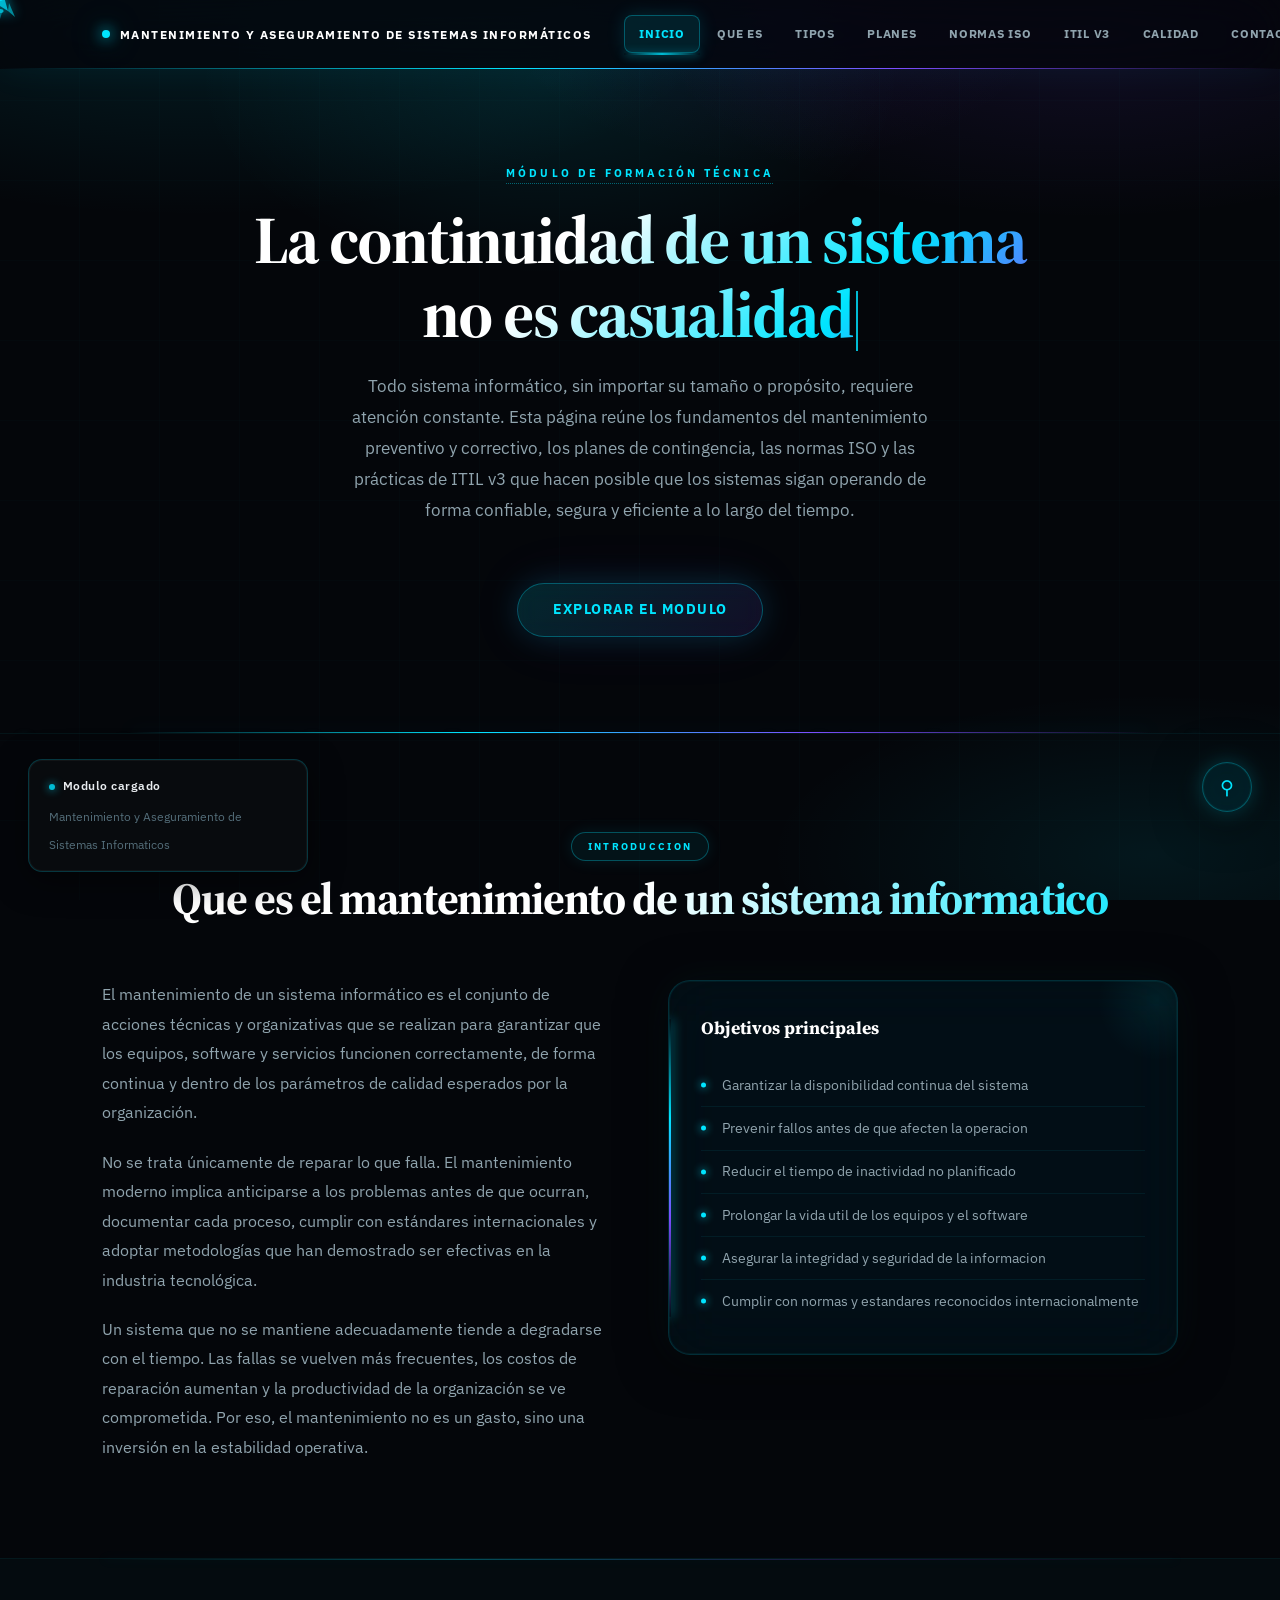
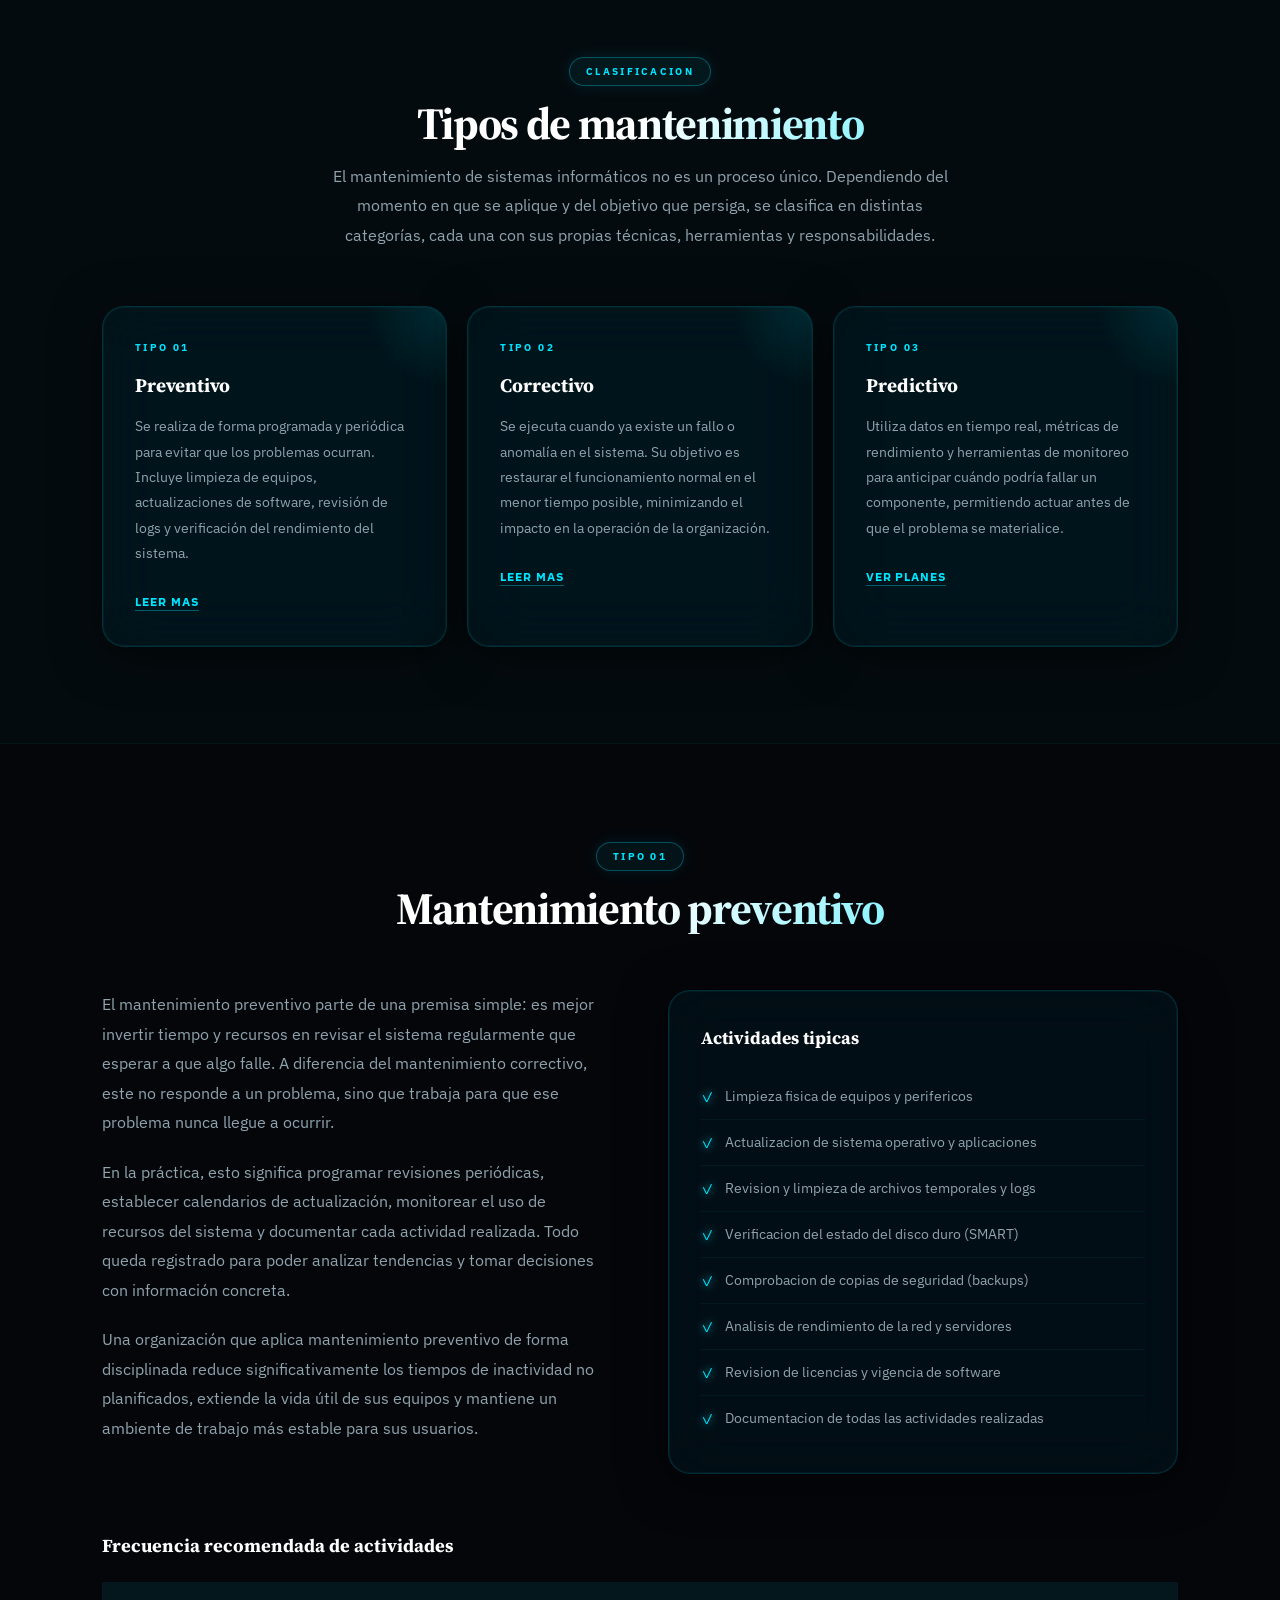
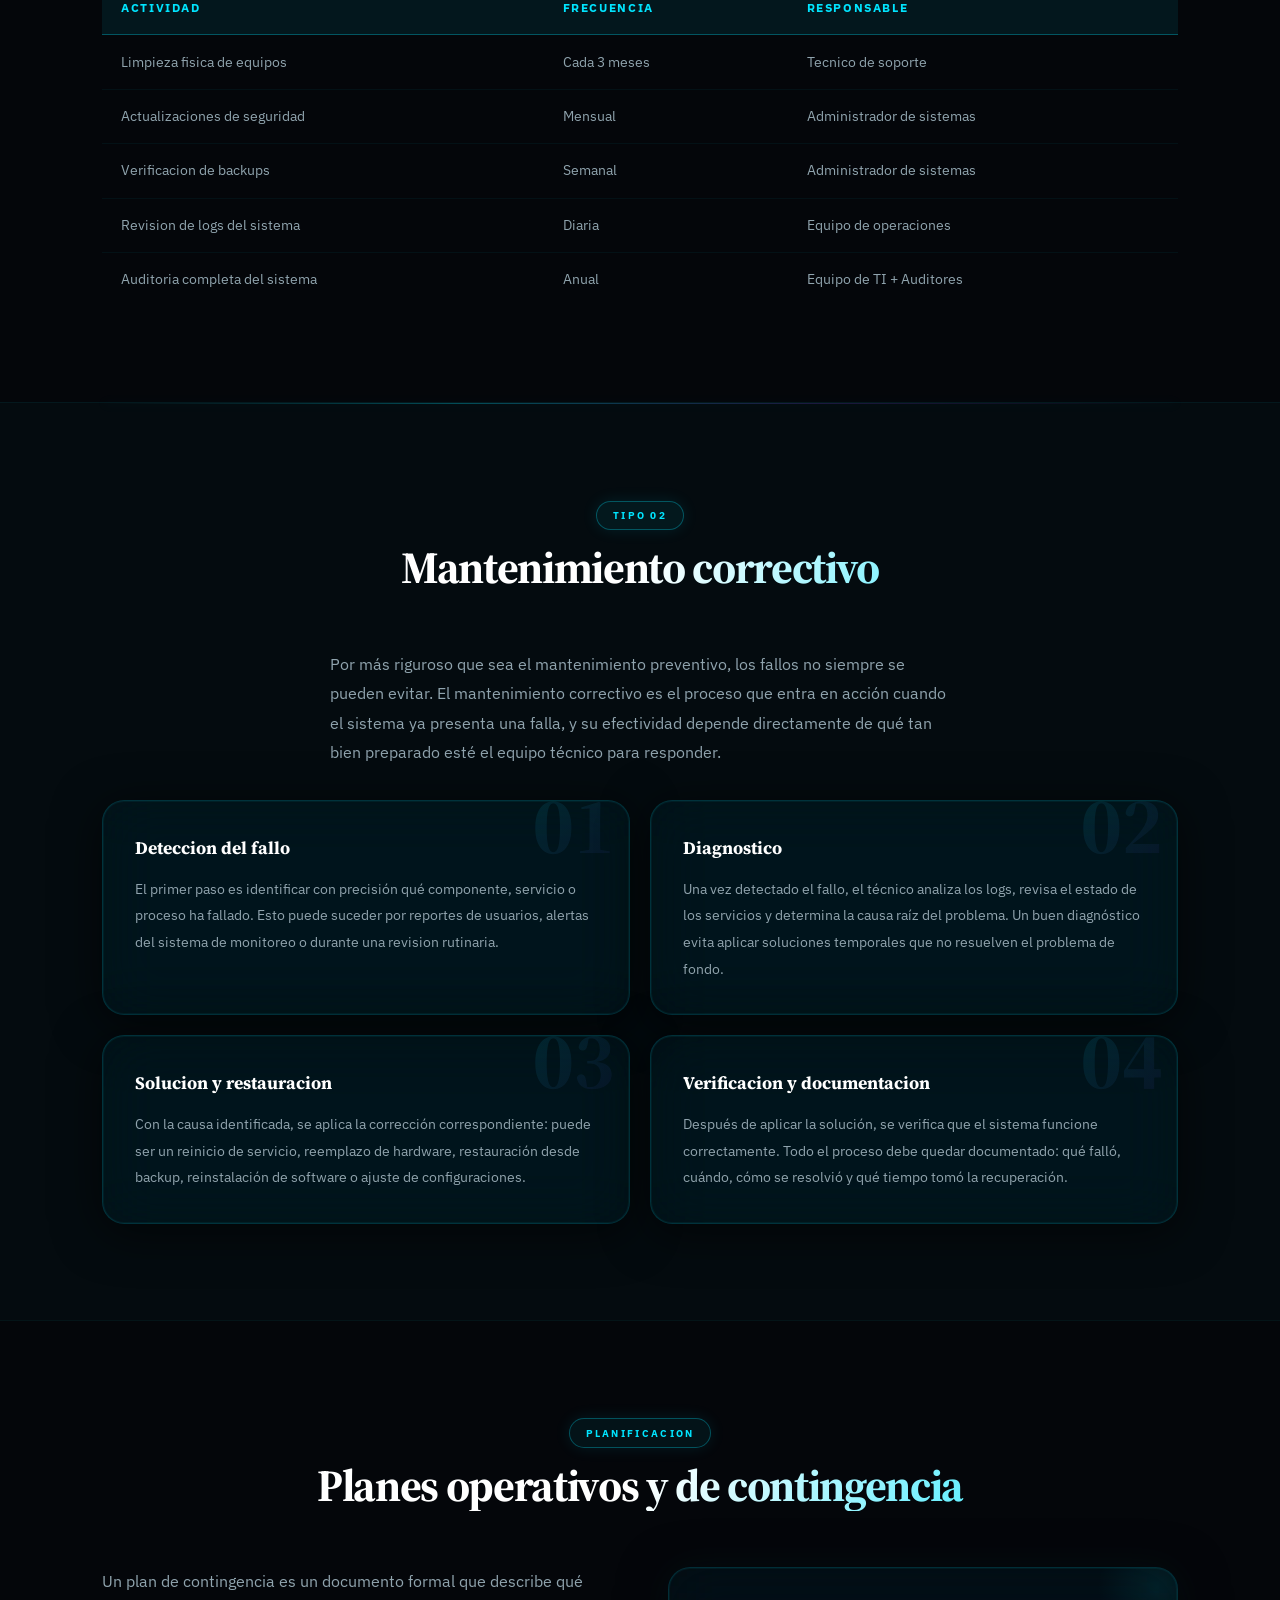
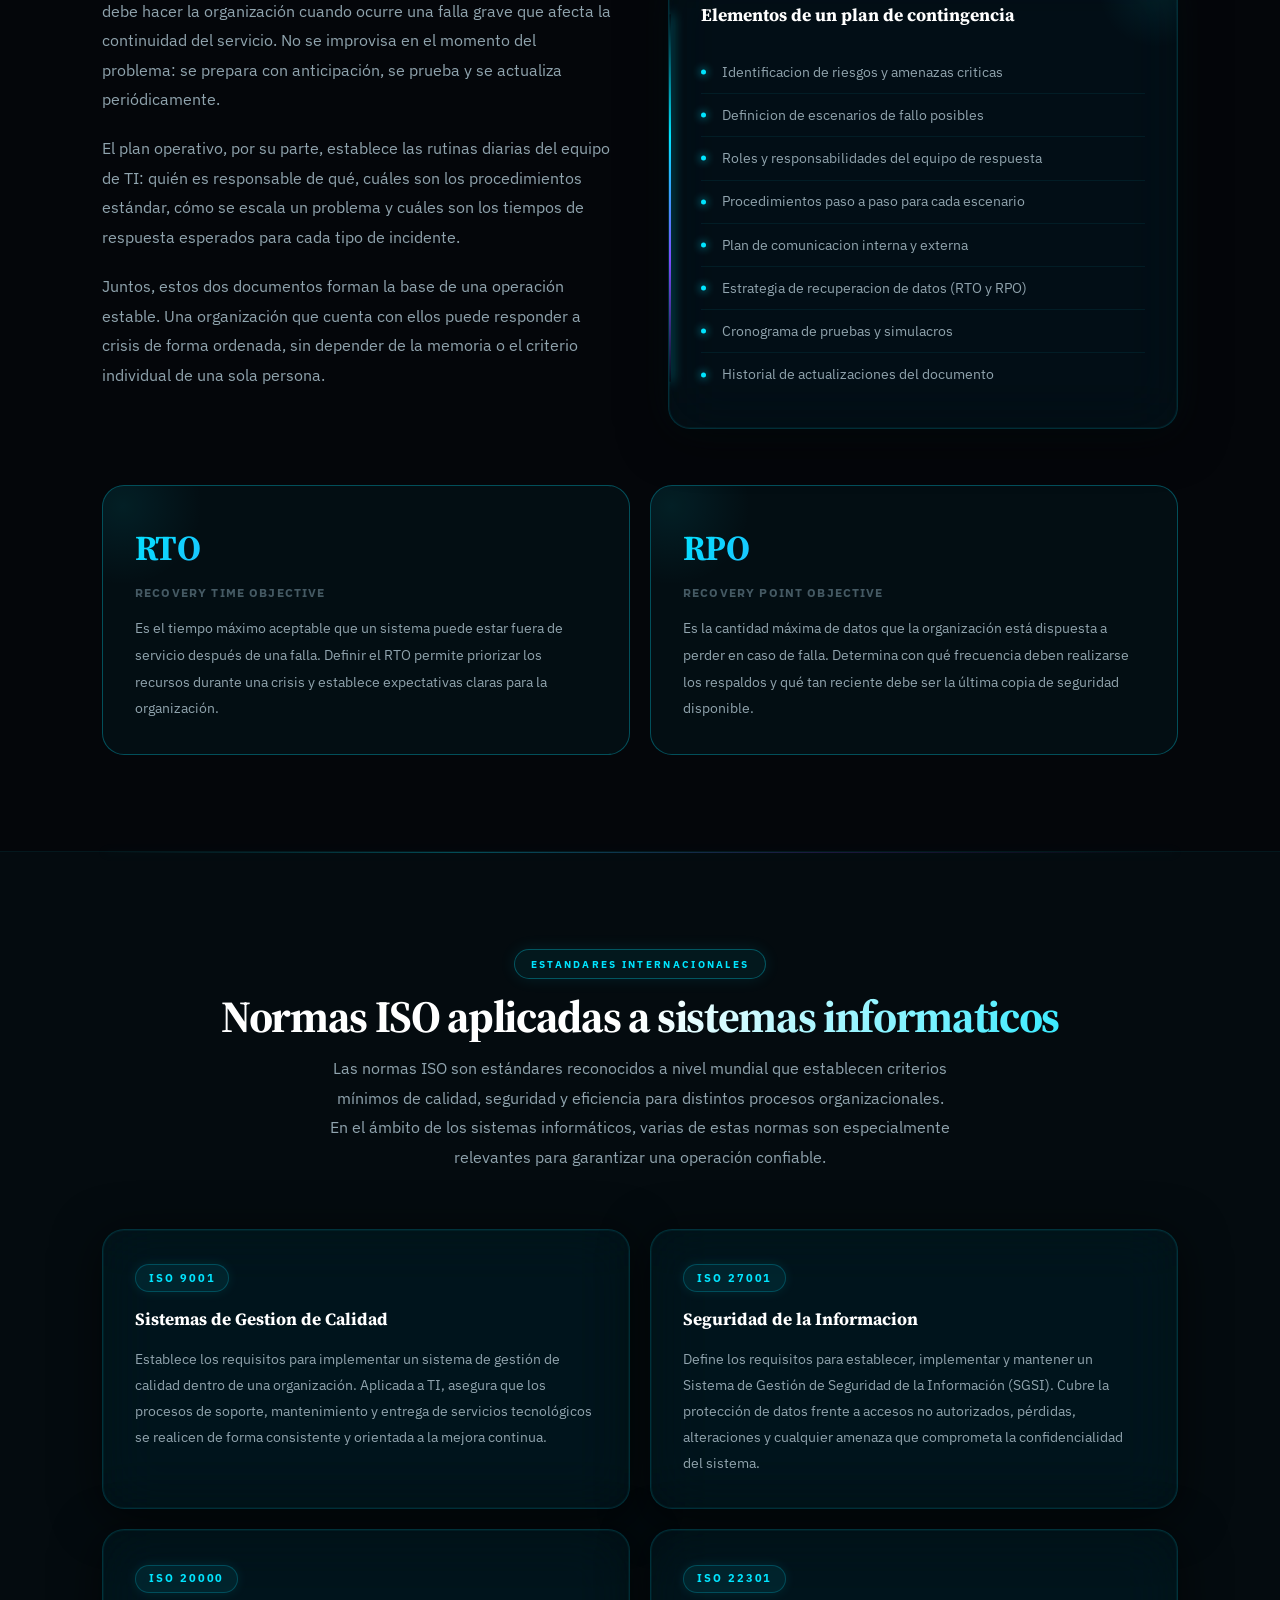
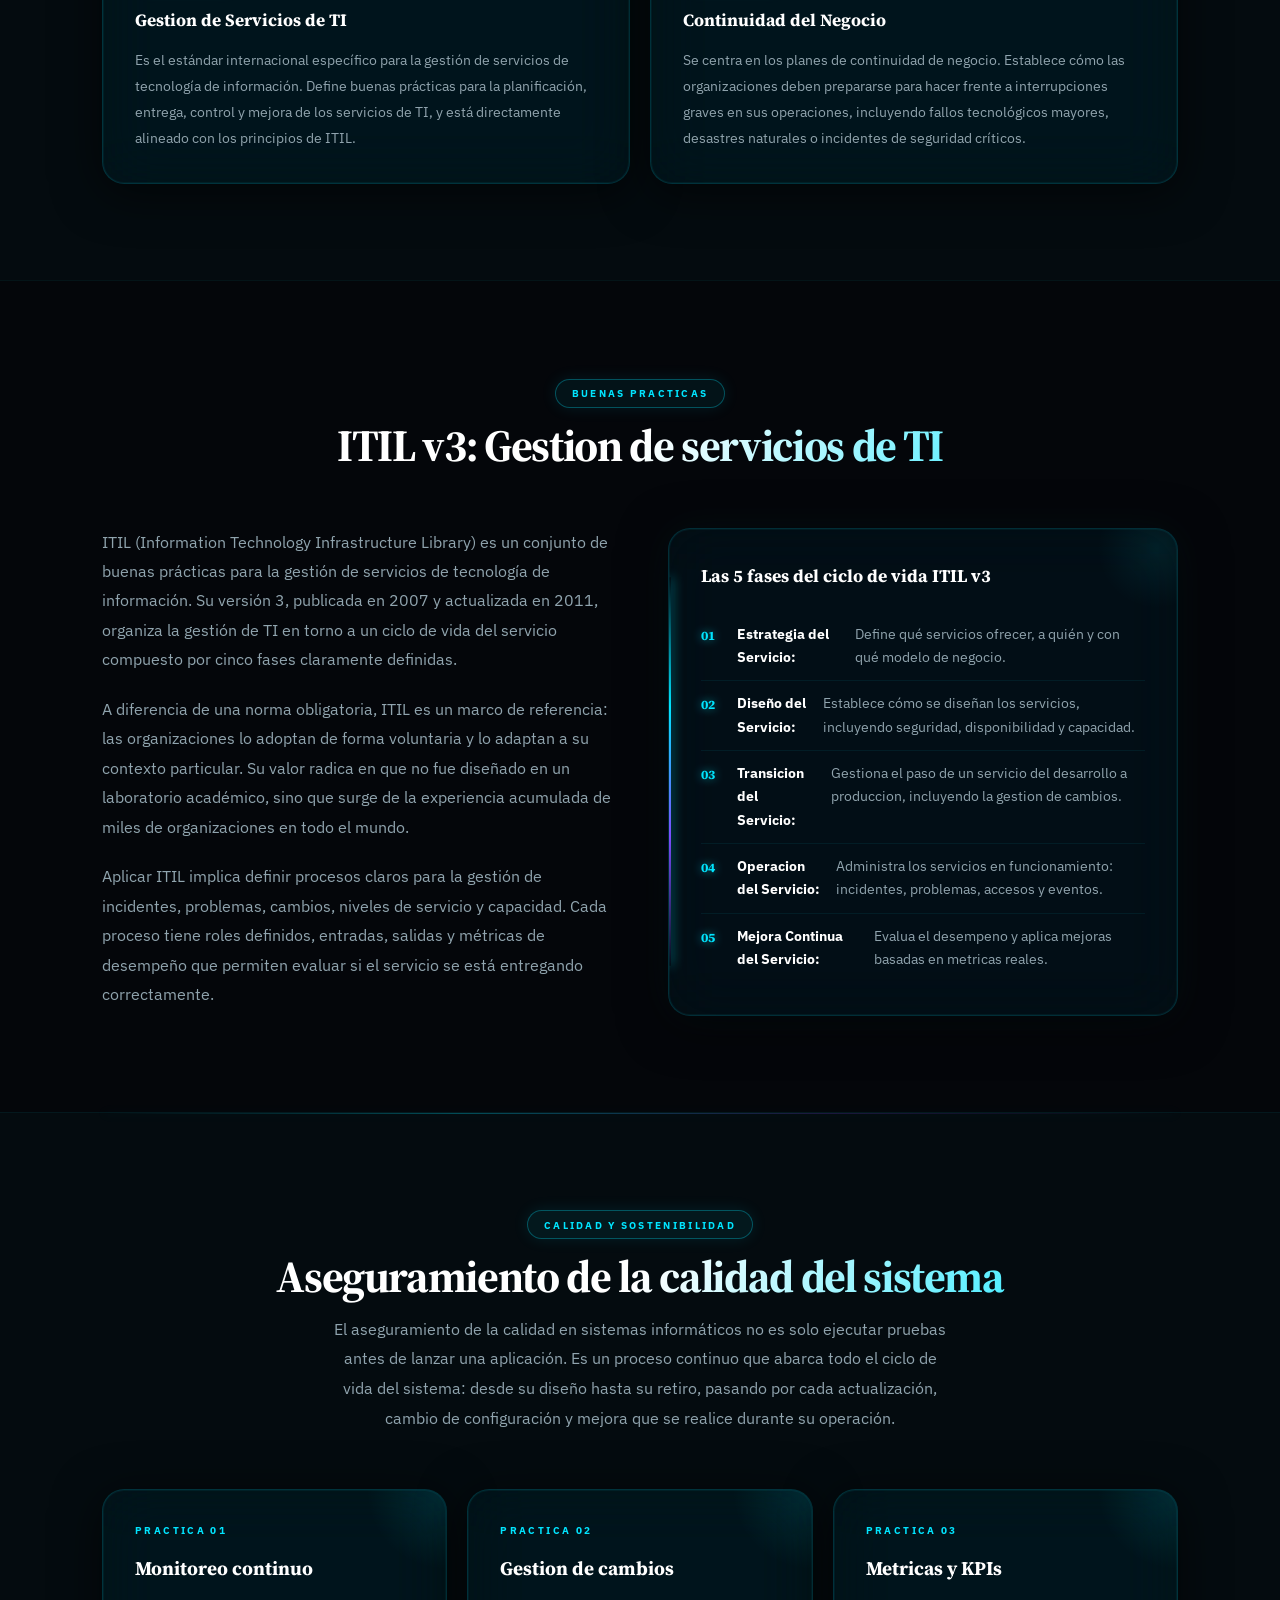
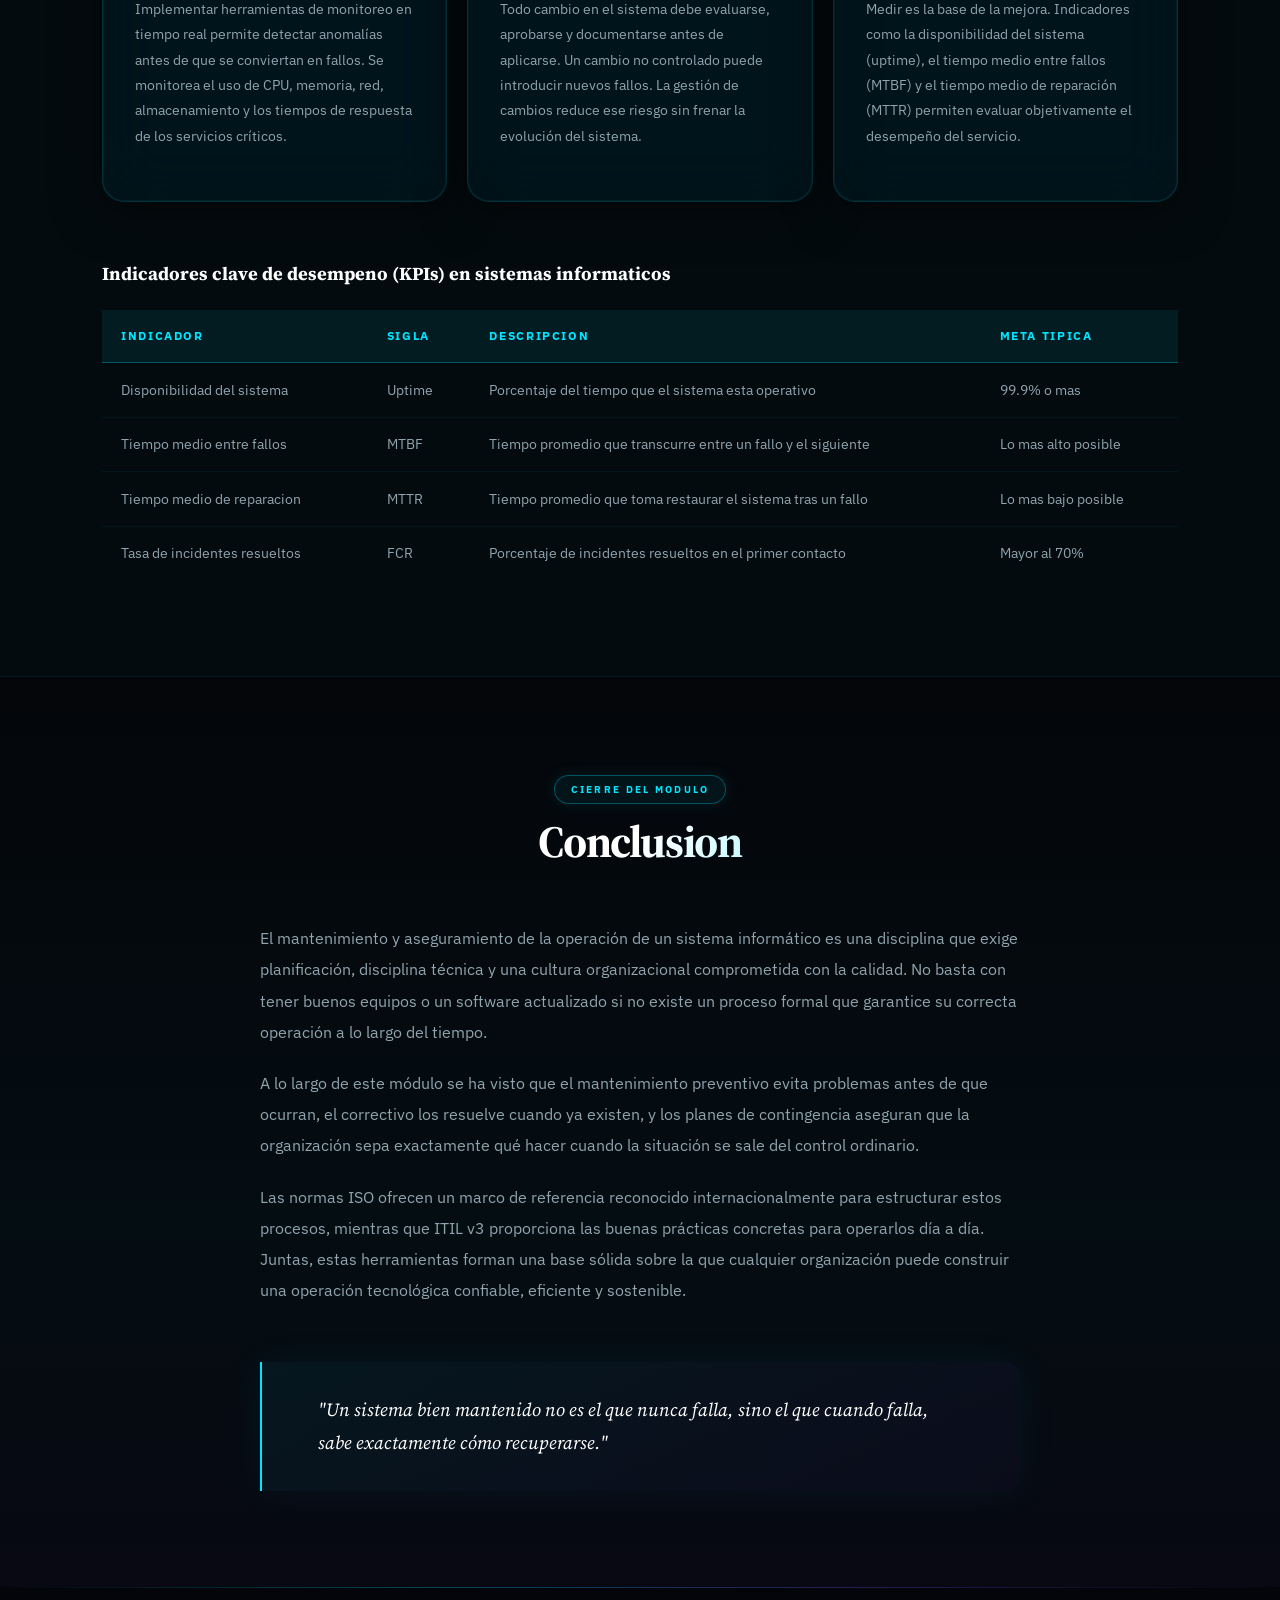
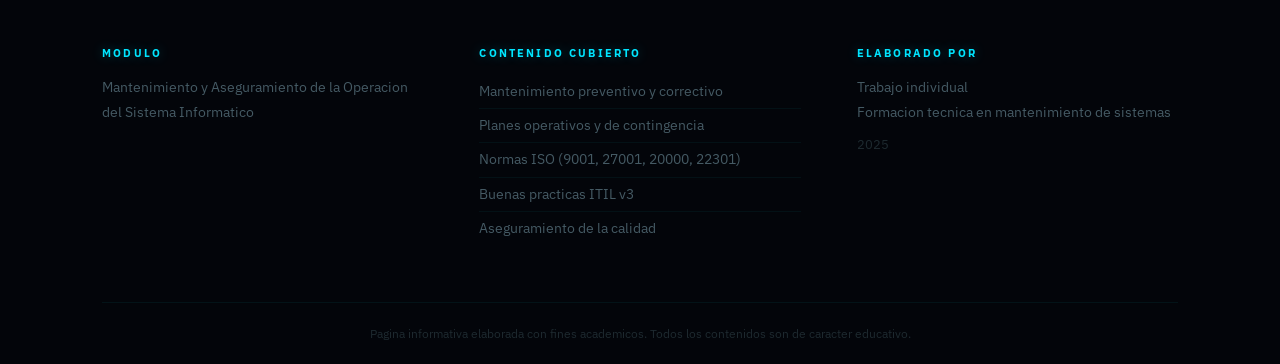
<file: index.html>
<!DOCTYPE html>
<!-- Declaración del tipo de documento: le indica al navegador que este archivo sigue el estándar HTML5 -->

<html lang="es">
<!-- Etiqueta raíz de todo el documento HTML. El atributo lang="es" le dice al navegador y a los lectores de pantalla que el contenido está en español -->

<head>
  <!-- La sección <head> contiene metadatos del documento: no se muestra en pantalla pero es esencial para el navegador y los motores de búsqueda -->

  <meta charset="UTF-8" />
  <!-- Define la codificación de caracteres como UTF-8, lo que permite mostrar tildes, ñ y otros caracteres del español correctamente -->

  <meta name="viewport" content="width=device-width, initial-scale=1.0" />
  <!-- Hace que la página sea responsiva: ajusta el ancho al del dispositivo y evita que se vea en zoom reducido en móviles -->

  <meta name="description" content="Página informativa sobre el mantenimiento y aseguramiento de la operación del sistema informático, incluyendo mantenimiento preventivo, correctivo, normas ISO e ITIL v3." />
  <!-- Descripción de la página para motores de búsqueda. Aparece en los resultados de Google como el texto debajo del título -->

  <meta name="author" content="Estudiante - Módulo Mantenimiento de Sistemas" />
  <!-- Indica el autor del documento -->

  <title>Mantenimiento y Aseguramiento de Sistemas Informáticos</title>
  <!-- Título que aparece en la pestaña del navegador y en los resultados de búsqueda -->

  <link rel="stylesheet" href="style.css" />
  <!-- Vincula el archivo externo style.css que contendrá todos los estilos visuales de la página. Se trabajará aparte -->

  <link href="https://fonts.googleapis.com/css2?family=Source+Serif+4:wght@400;600;700&family=IBM+Plex+Sans:wght@400;500;600&display=swap" rel="stylesheet" />
  <!-- Importa dos tipografías de Google Fonts: Source Serif 4 para títulos y IBM Plex Sans para cuerpo de texto -->

</head>

<body>
  <!-- La etiqueta <body> contiene todo el contenido visible de la página: textos, imágenes, menús, secciones, etc. -->

  <!-- ============================================================
       ENCABEZADO PRINCIPAL (HEADER)
       Contiene el título del sitio y el menú de navegación principal.
       Se muestra fijo en la parte superior de la página.
  ============================================================ -->
  <header id="inicio">
    <!-- <header> es un elemento semántico de HTML5 que representa la cabecera del sitio -->
    <!-- id="inicio" permite que el menú pueda hacer scroll hasta esta sección con un enlace ancla (#inicio) -->

    <div class="header-inner">
      <!-- Contenedor interno que limita el ancho del contenido y lo centra en pantalla -->

      <div class="logo-area">
        <!-- Área del logo o nombre del sitio, ubicada a la izquierda del encabezado -->
        <span class="logo-tag">Módulo Técnico</span>
        <!-- Etiqueta pequeña sobre el título principal que categoriza el tipo de contenido -->
        <h1 class="site-title">Mantenimiento y Aseguramiento de Sistemas Informáticos</h1>
        <!-- Título principal del sitio. H1 es el encabezado más importante del documento; solo debe haber uno por página -->
      </div>

      <!-- ============================================================
           MENÚ DE NAVEGACIÓN PRINCIPAL
           Permite al usuario moverse entre las secciones de la página
           usando anclas (href="#id") sin recargar el documento.
      ============================================================ -->
      <nav class="main-nav" aria-label="Navegación principal">
        <!-- <nav> es un elemento semántico para bloques de navegación -->
        <!-- aria-label ayuda a los lectores de pantalla a identificar que este es el menú principal -->

        <ul class="nav-list">
          <!-- Lista desordenada que agrupa todos los ítems del menú -->

          <li><a href="#inicio">Inicio</a></li>
          <!-- Cada <li> es un ítem de menú. El href="#id" hace scroll hasta la sección con ese id -->

          <li><a href="#que-es">Que es</a></li>
          <!-- Enlace hacia la sección "Qué es el mantenimiento" -->

          <li class="has-dropdown">
            <!-- Ítem con submenú desplegable. La clase "has-dropdown" se usará en CSS para estilizarlo -->
            <a href="#tipos">Tipos</a>
            <!-- Enlace principal que también dirige a la sección de tipos -->

            <ul class="dropdown">
              <!-- Submenú oculto que aparece al hacer hover sobre el ítem padre -->
              <li><a href="#preventivo">Preventivo</a></li>
              <li><a href="#correctivo">Correctivo</a></li>
            </ul>
          </li>

          <li><a href="#planes">Planes</a></li>
          <!-- Enlace a la sección de planes operativos y de contingencia -->

          <li><a href="#normas-iso">Normas ISO</a></li>
          <!-- Enlace a la sección sobre normas ISO aplicadas a sistemas informáticos -->

          <li><a href="#itil">ITIL v3</a></li>
          <!-- Enlace a la sección sobre las buenas prácticas de ITIL versión 3 -->

          <li><a href="#calidad">Calidad</a></li>
          <!-- Enlace a la sección sobre aseguramiento de la calidad del sistema -->

          <li><a href="#contact.html">Contacto</a></li>
          <!-- Enlace hacia la conclusión del módulo -->

        </ul>
        <!-- Fin de la lista de navegación -->

      </nav>
      <!-- Fin del menú de navegación -->

    </div>
    <!-- Fin del contenedor interno del header -->

  </header>
  <!-- Fin del encabezado -->


  <!-- ============================================================
       SECCIÓN HERO (PRESENTACIÓN)
       Primera sección visible al cargar la página. Contiene
       una introducción breve y llamativa al tema del módulo.
  ============================================================ -->
  <section class="hero">
    <!-- <section> agrupa contenido temáticamente relacionado. La clase "hero" le da estilos especiales de portada -->

    <div class="container">
      <!-- Contenedor reutilizable que centra y limita el ancho del contenido -->

      <p class="hero-label">Módulo de formación técnica</p>
      <!-- Etiqueta pequeña que contextualiza la sección antes del título -->

      <h2 class="hero-title">La continuidad de un sistema no es casualidad</h2>
      <!-- Título llamativo de la sección hero. Usa H2 porque H1 ya está en el header -->

      <p class="hero-text">
        Todo sistema informático, sin importar su tamaño o propósito, requiere atención constante. 
        Esta página reúne los fundamentos del mantenimiento preventivo y correctivo, los planes de 
        contingencia, las normas ISO y las prácticas de ITIL v3 que hacen posible que los sistemas 
        sigan operando de forma confiable, segura y eficiente a lo largo del tiempo.
      </p>
      <!-- Párrafo introductorio redactado de forma natural, como lo escribiría un estudiante -->

      <a href="#que-es" class="btn-primary">Explorar el modulo</a>
      <!-- Botón de llamada a la acción que lleva al usuario a la primera sección de contenido -->

    </div>

  </section>
  <!-- Fin de la sección hero -->


  <!-- ============================================================
       SECCIÓN: QUÉ ES EL MANTENIMIENTO DE SISTEMAS
       Explica el concepto general del módulo de forma introductoria.
  ============================================================ -->
  <section id="que-es" class="section-block">
    <!-- id="que-es" permite que el enlace del menú haga scroll hasta aquí al hacer clic -->
    <!-- La clase "section-block" se usará en CSS para dar espaciado y estilo uniforme a todas las secciones -->

    <div class="container">

      <div class="section-header">
        <!-- Contenedor del encabezado de sección: título y subtítulo descriptivo -->
        <span class="section-tag">Introduccion</span>
        <h2>Que es el mantenimiento de un sistema informatico</h2>
      </div>

      <div class="content-grid two-col">
        <!-- Contenedor en grilla de dos columnas: texto a la izquierda, cuadro destacado a la derecha -->
        <!-- La clase "two-col" se usará en CSS para aplicar display: grid con dos columnas -->

        <div class="text-block">
          <!-- Bloque de texto corrido con párrafos explicativos -->

          <p>
            El mantenimiento de un sistema informático es el conjunto de acciones técnicas y 
            organizativas que se realizan para garantizar que los equipos, software y servicios 
            funcionen correctamente, de forma continua y dentro de los parámetros de calidad 
            esperados por la organización.
          </p>

          <p>
            No se trata únicamente de reparar lo que falla. El mantenimiento moderno implica 
            anticiparse a los problemas antes de que ocurran, documentar cada proceso, cumplir 
            con estándares internacionales y adoptar metodologías que han demostrado ser efectivas 
            en la industria tecnológica.
          </p>

          <p>
            Un sistema que no se mantiene adecuadamente tiende a degradarse con el tiempo. 
            Las fallas se vuelven más frecuentes, los costos de reparación aumentan y la 
            productividad de la organización se ve comprometida. Por eso, el mantenimiento 
            no es un gasto, sino una inversión en la estabilidad operativa.
          </p>

        </div>
        <!-- Fin del bloque de texto -->

        <aside class="highlight-box">
          <!-- <aside> contiene información complementaria relacionada con el texto principal -->
          <!-- "highlight-box" le dará estilos visuales destacados en CSS -->

          <h3>Objetivos principales</h3>
          <!-- Subtítulo del cuadro destacado -->

          <ul class="icon-list">
            <!-- Lista de objetivos clave del mantenimiento de sistemas -->
            <li>Garantizar la disponibilidad continua del sistema</li>
            <li>Prevenir fallos antes de que afecten la operacion</li>
            <li>Reducir el tiempo de inactividad no planificado</li>
            <li>Prolongar la vida util de los equipos y el software</li>
            <li>Asegurar la integridad y seguridad de la informacion</li>
            <li>Cumplir con normas y estandares reconocidos internacionalmente</li>
          </ul>

        </aside>
        <!-- Fin del cuadro destacado -->

      </div>
      <!-- Fin de la grilla de dos columnas -->

    </div>

  </section>
  <!-- Fin de la sección "Qué es" -->


  <!-- ============================================================
       SECCIÓN: TIPOS DE MANTENIMIENTO
       Introducción general a los tipos antes de desarrollar
       cada uno en su propia subsección.
  ============================================================ -->
  <section id="tipos" class="section-block alt-bg">
    <!-- "alt-bg" le dará un color de fondo alternativo para diferenciar visualmente las secciones -->

    <div class="container">

      <div class="section-header">
        <span class="section-tag">Clasificacion</span>
        <h2>Tipos de mantenimiento</h2>
        <p class="section-intro">
          El mantenimiento de sistemas informáticos no es un proceso único. Dependiendo del 
          momento en que se aplique y del objetivo que persiga, se clasifica en distintas 
          categorías, cada una con sus propias técnicas, herramientas y responsabilidades.
        </p>
        <!-- Párrafo introductorio debajo del título de sección -->
      </div>

      <div class="cards-row">
        <!-- Contenedor de tarjetas informativas alineadas horizontalmente -->

        <!-- Tarjeta 1: Mantenimiento Preventivo -->
        <div class="info-card">
          <!-- Cada "info-card" es una tarjeta con información resumida de un subtema -->
          <div class="card-label">Tipo 01</div>
          <h3>Preventivo</h3>
          <p>
            Se realiza de forma programada y periódica para evitar que los problemas ocurran. 
            Incluye limpieza de equipos, actualizaciones de software, revisión de logs y 
            verificación del rendimiento del sistema.
          </p>
          <a href="#preventivo" class="card-link">Leer mas</a>
          <!-- Enlace interno hacia la subsección de mantenimiento preventivo -->
        </div>

        <!-- Tarjeta 2: Mantenimiento Correctivo -->
        <div class="info-card">
          <div class="card-label">Tipo 02</div>
          <h3>Correctivo</h3>
          <p>
            Se ejecuta cuando ya existe un fallo o anomalía en el sistema. Su objetivo es 
            restaurar el funcionamiento normal en el menor tiempo posible, minimizando el 
            impacto en la operación de la organización.
          </p>
          <a href="#correctivo" class="card-link">Leer mas</a>
        </div>

        <!-- Tarjeta 3: Mantenimiento Predictivo -->
        <div class="info-card">
          <div class="card-label">Tipo 03</div>
          <h3>Predictivo</h3>
          <p>
            Utiliza datos en tiempo real, métricas de rendimiento y herramientas de monitoreo 
            para anticipar cuándo podría fallar un componente, permitiendo actuar antes de que 
            el problema se materialice.
          </p>
          <a href="#planes" class="card-link">Ver planes</a>
        </div>

      </div>
      <!-- Fin de las tarjetas -->

    </div>

  </section>
  <!-- Fin de la sección de tipos -->


  <!-- ============================================================
       SUBSECCIÓN: MANTENIMIENTO PREVENTIVO
       Desarrolla en detalle qué es, cómo se aplica y qué incluye
       el mantenimiento preventivo en sistemas informáticos.
  ============================================================ -->
  <section id="preventivo" class="section-block">

    <div class="container">

      <div class="section-header">
        <span class="section-tag">Tipo 01</span>
        <h2>Mantenimiento preventivo</h2>
      </div>

      <div class="content-grid two-col">

        <div class="text-block">

          <p>
            El mantenimiento preventivo parte de una premisa simple: es mejor invertir tiempo 
            y recursos en revisar el sistema regularmente que esperar a que algo falle. A diferencia 
            del mantenimiento correctivo, este no responde a un problema, sino que trabaja para 
            que ese problema nunca llegue a ocurrir.
          </p>

          <p>
            En la práctica, esto significa programar revisiones periódicas, establecer calendarios 
            de actualización, monitorear el uso de recursos del sistema y documentar cada actividad 
            realizada. Todo queda registrado para poder analizar tendencias y tomar decisiones 
            con información concreta.
          </p>

          <p>
            Una organización que aplica mantenimiento preventivo de forma disciplinada reduce 
            significativamente los tiempos de inactividad no planificados, extiende la vida útil 
            de sus equipos y mantiene un ambiente de trabajo más estable para sus usuarios.
          </p>

        </div>

        <div class="checklist-box">
          <!-- Cuadro con lista de verificación de actividades preventivas -->

          <h3>Actividades tipicas</h3>

          <ul class="checklist">
            <!-- Lista de tareas comunes del mantenimiento preventivo -->
            <li>
              <span class="check-mark">&#10003;</span>
              <!-- Caracter HTML para mostrar el simbolo de verificacion (checkmark) -->
              Limpieza fisica de equipos y perifericos
            </li>
            <li>
              <span class="check-mark">&#10003;</span>
              Actualizacion de sistema operativo y aplicaciones
            </li>
            <li>
              <span class="check-mark">&#10003;</span>
              Revision y limpieza de archivos temporales y logs
            </li>
            <li>
              <span class="check-mark">&#10003;</span>
              Verificacion del estado del disco duro (SMART)
            </li>
            <li>
              <span class="check-mark">&#10003;</span>
              Comprobacion de copias de seguridad (backups)
            </li>
            <li>
              <span class="check-mark">&#10003;</span>
              Analisis de rendimiento de la red y servidores
            </li>
            <li>
              <span class="check-mark">&#10003;</span>
              Revision de licencias y vigencia de software
            </li>
            <li>
              <span class="check-mark">&#10003;</span>
              Documentacion de todas las actividades realizadas
            </li>
          </ul>

        </div>

      </div>

      <!-- Subsección con tabla de frecuencias de mantenimiento -->
      <div class="table-wrapper">
        <!-- Contenedor de la tabla que permite scroll horizontal en pantallas pequeñas -->

        <h3>Frecuencia recomendada de actividades</h3>
        <!-- Título de la tabla -->

        <table class="data-table">
          <!-- Tabla HTML con datos estructurados sobre frecuencias de mantenimiento -->

          <thead>
            <!-- Encabezado de la tabla -->
            <tr>
              <th>Actividad</th>
              <th>Frecuencia</th>
              <th>Responsable</th>
            </tr>
          </thead>

          <tbody>
            <!-- Cuerpo de la tabla con las filas de datos -->
            <tr>
              <td>Limpieza fisica de equipos</td>
              <td>Cada 3 meses</td>
              <td>Tecnico de soporte</td>
            </tr>
            <tr>
              <td>Actualizaciones de seguridad</td>
              <td>Mensual</td>
              <td>Administrador de sistemas</td>
            </tr>
            <tr>
              <td>Verificacion de backups</td>
              <td>Semanal</td>
              <td>Administrador de sistemas</td>
            </tr>
            <tr>
              <td>Revision de logs del sistema</td>
              <td>Diaria</td>
              <td>Equipo de operaciones</td>
            </tr>
            <tr>
              <td>Auditoria completa del sistema</td>
              <td>Anual</td>
              <td>Equipo de TI + Auditores</td>
            </tr>
          </tbody>

        </table>

      </div>
      <!-- Fin de la tabla -->

    </div>

  </section>
  <!-- Fin de mantenimiento preventivo -->


  <!-- ============================================================
       SUBSECCIÓN: MANTENIMIENTO CORRECTIVO
       Explica qué hacer cuando el sistema ya ha fallado, cómo
       responder y qué proceso seguir para restablecer la operación.
  ============================================================ -->
  <section id="correctivo" class="section-block alt-bg">

    <div class="container">

      <div class="section-header">
        <span class="section-tag">Tipo 02</span>
        <h2>Mantenimiento correctivo</h2>
      </div>

      <p class="section-intro">
        Por más riguroso que sea el mantenimiento preventivo, los fallos no siempre se pueden 
        evitar. El mantenimiento correctivo es el proceso que entra en acción cuando el sistema 
        ya presenta una falla, y su efectividad depende directamente de qué tan bien preparado 
        esté el equipo técnico para responder.
      </p>

      <div class="steps-grid">
        <!-- Contenedor de pasos numerados del proceso correctivo -->

        <!-- Paso 1 -->
        <div class="step-card">
          <!-- Cada step-card representa una etapa del proceso de mantenimiento correctivo -->
          <div class="step-number">01</div>
          <!-- Número visual del paso, no es funcional sino decorativo y orientativo -->
          <h3>Deteccion del fallo</h3>
          <p>
            El primer paso es identificar con precisión qué componente, servicio o proceso 
            ha fallado. Esto puede suceder por reportes de usuarios, alertas del sistema de 
            monitoreo o durante una revision rutinaria.
          </p>
        </div>

        <!-- Paso 2 -->
        <div class="step-card">
          <div class="step-number">02</div>
          <h3>Diagnostico</h3>
          <p>
            Una vez detectado el fallo, el técnico analiza los logs, revisa el estado de los 
            servicios y determina la causa raíz del problema. Un buen diagnóstico evita aplicar 
            soluciones temporales que no resuelven el problema de fondo.
          </p>
        </div>

        <!-- Paso 3 -->
        <div class="step-card">
          <div class="step-number">03</div>
          <h3>Solucion y restauracion</h3>
          <p>
            Con la causa identificada, se aplica la corrección correspondiente: puede ser 
            un reinicio de servicio, reemplazo de hardware, restauración desde backup, 
            reinstalación de software o ajuste de configuraciones.
          </p>
        </div>

        <!-- Paso 4 -->
        <div class="step-card">
          <div class="step-number">04</div>
          <h3>Verificacion y documentacion</h3>
          <p>
            Después de aplicar la solución, se verifica que el sistema funcione correctamente. 
            Todo el proceso debe quedar documentado: qué falló, cuándo, cómo se resolvió 
            y qué tiempo tomó la recuperación.
          </p>
        </div>

      </div>
      <!-- Fin de los pasos -->

    </div>

  </section>
  <!-- Fin del mantenimiento correctivo -->


  <!-- ============================================================
       SECCIÓN: PLANES OPERATIVOS Y DE CONTINGENCIA
       Explica cómo prepararse para escenarios de fallo mayor
       mediante la planificación anticipada.
  ============================================================ -->
  <section id="planes" class="section-block">

    <div class="container">

      <div class="section-header">
        <span class="section-tag">Planificacion</span>
        <h2>Planes operativos y de contingencia</h2>
      </div>

      <div class="content-grid two-col">

        <div class="text-block">

          <p>
            Un plan de contingencia es un documento formal que describe qué debe hacer 
            la organización cuando ocurre una falla grave que afecta la continuidad del 
            servicio. No se improvisa en el momento del problema: se prepara con anticipación, 
            se prueba y se actualiza periódicamente.
          </p>

          <p>
            El plan operativo, por su parte, establece las rutinas diarias del equipo de TI: 
            quién es responsable de qué, cuáles son los procedimientos estándar, cómo se 
            escala un problema y cuáles son los tiempos de respuesta esperados para cada 
            tipo de incidente.
          </p>

          <p>
            Juntos, estos dos documentos forman la base de una operación estable. Una 
            organización que cuenta con ellos puede responder a crisis de forma ordenada, 
            sin depender de la memoria o el criterio individual de una sola persona.
          </p>

        </div>

        <div class="highlight-box">
          <h3>Elementos de un plan de contingencia</h3>

          <ul class="icon-list">
            <li>Identificacion de riesgos y amenazas criticas</li>
            <li>Definicion de escenarios de fallo posibles</li>
            <li>Roles y responsabilidades del equipo de respuesta</li>
            <li>Procedimientos paso a paso para cada escenario</li>
            <li>Plan de comunicacion interna y externa</li>
            <li>Estrategia de recuperacion de datos (RTO y RPO)</li>
            <li>Cronograma de pruebas y simulacros</li>
            <li>Historial de actualizaciones del documento</li>
          </ul>

        </div>

      </div>

      <!-- Bloque adicional sobre RTO y RPO -->
      <div class="concept-row">
        <!-- Fila de dos conceptos técnicos importantes en la planificación de contingencia -->

        <div class="concept-card">
          <!-- Tarjeta para el concepto RTO -->
          <h3 class="concept-title">RTO</h3>
          <p class="concept-full">Recovery Time Objective</p>
          <!-- Nombre completo del concepto en inglés -->
          <p>
            Es el tiempo máximo aceptable que un sistema puede estar fuera de servicio 
            después de una falla. Definir el RTO permite priorizar los recursos durante 
            una crisis y establece expectativas claras para la organización.
          </p>
        </div>

        <div class="concept-card">
          <!-- Tarjeta para el concepto RPO -->
          <h3 class="concept-title">RPO</h3>
          <p class="concept-full">Recovery Point Objective</p>
          <p>
            Es la cantidad máxima de datos que la organización está dispuesta a perder 
            en caso de falla. Determina con qué frecuencia deben realizarse los respaldos 
            y qué tan reciente debe ser la última copia de seguridad disponible.
          </p>
        </div>

      </div>
      <!-- Fin de conceptos RTO y RPO -->

    </div>

  </section>
  <!-- Fin de la sección de planes -->


  <!-- ============================================================
       SECCIÓN: NORMAS ISO
       Presenta las principales normas ISO aplicables al
       mantenimiento y aseguramiento de sistemas informáticos.
  ============================================================ -->
  <section id="normas-iso" class="section-block alt-bg">

    <div class="container">

      <div class="section-header">
        <span class="section-tag">Estandares internacionales</span>
        <h2>Normas ISO aplicadas a sistemas informaticos</h2>
        <p class="section-intro">
          Las normas ISO son estándares reconocidos a nivel mundial que establecen criterios 
          mínimos de calidad, seguridad y eficiencia para distintos procesos organizacionales. 
          En el ámbito de los sistemas informáticos, varias de estas normas son especialmente 
          relevantes para garantizar una operación confiable.
        </p>
      </div>

      <div class="iso-grid">
        <!-- Contenedor de tarjetas para cada norma ISO -->

        <!-- Norma ISO 9001 -->
        <div class="iso-card">
          <!-- Cada iso-card presenta una norma con su código, nombre y descripción -->
          <div class="iso-code">ISO 9001</div>
          <!-- Código oficial de la norma -->
          <h3>Sistemas de Gestion de Calidad</h3>
          <p>
            Establece los requisitos para implementar un sistema de gestión de calidad dentro 
            de una organización. Aplicada a TI, asegura que los procesos de soporte, 
            mantenimiento y entrega de servicios tecnológicos se realicen de forma consistente 
            y orientada a la mejora continua.
          </p>
        </div>

        <!-- Norma ISO 27001 -->
        <div class="iso-card">
          <div class="iso-code">ISO 27001</div>
          <h3>Seguridad de la Informacion</h3>
          <p>
            Define los requisitos para establecer, implementar y mantener un Sistema de 
            Gestión de Seguridad de la Información (SGSI). Cubre la protección de datos 
            frente a accesos no autorizados, pérdidas, alteraciones y cualquier amenaza 
            que comprometa la confidencialidad del sistema.
          </p>
        </div>

        <!-- Norma ISO 20000 -->
        <div class="iso-card">
          <div class="iso-code">ISO 20000</div>
          <h3>Gestion de Servicios de TI</h3>
          <p>
            Es el estándar internacional específico para la gestión de servicios de tecnología 
            de información. Define buenas prácticas para la planificación, entrega, control 
            y mejora de los servicios de TI, y está directamente alineado con los principios 
            de ITIL.
          </p>
        </div>

        <!-- Norma ISO 22301 -->
        <div class="iso-card">
          <div class="iso-code">ISO 22301</div>
          <h3>Continuidad del Negocio</h3>
          <p>
            Se centra en los planes de continuidad de negocio. Establece cómo las 
            organizaciones deben prepararse para hacer frente a interrupciones graves 
            en sus operaciones, incluyendo fallos tecnológicos mayores, desastres naturales 
            o incidentes de seguridad críticos.
          </p>
        </div>

      </div>
      <!-- Fin de la grilla de normas ISO -->

    </div>

  </section>
  <!-- Fin de la sección ISO -->


  <!-- ============================================================
       SECCIÓN: ITIL v3
       Explica las buenas prácticas de ITIL versión 3 y su
       aplicación en la gestión de servicios de TI.
  ============================================================ -->
  <section id="itil" class="section-block">

    <div class="container">

      <div class="section-header">
        <span class="section-tag">Buenas practicas</span>
        <h2>ITIL v3: Gestion de servicios de TI</h2>
      </div>

      <div class="content-grid two-col">

        <div class="text-block">

          <p>
            ITIL (Information Technology Infrastructure Library) es un conjunto de buenas 
            prácticas para la gestión de servicios de tecnología de información. Su versión 3, 
            publicada en 2007 y actualizada en 2011, organiza la gestión de TI en torno a 
            un ciclo de vida del servicio compuesto por cinco fases claramente definidas.
          </p>

          <p>
            A diferencia de una norma obligatoria, ITIL es un marco de referencia: las 
            organizaciones lo adoptan de forma voluntaria y lo adaptan a su contexto particular. 
            Su valor radica en que no fue diseñado en un laboratorio académico, sino que 
            surge de la experiencia acumulada de miles de organizaciones en todo el mundo.
          </p>

          <p>
            Aplicar ITIL implica definir procesos claros para la gestión de incidentes, 
            problemas, cambios, niveles de servicio y capacidad. Cada proceso tiene roles 
            definidos, entradas, salidas y métricas de desempeño que permiten evaluar si 
            el servicio se está entregando correctamente.
          </p>

        </div>

        <div class="highlight-box">
          <h3>Las 5 fases del ciclo de vida ITIL v3</h3>

          <ol class="numbered-list">
            <!-- Lista ordenada para los 5 pasos del ciclo de vida de ITIL -->
            <li>
              <strong>Estrategia del Servicio:</strong> Define qué servicios ofrecer, a quién y con qué modelo de negocio.
            </li>
            <li>
              <strong>Diseño del Servicio:</strong> Establece cómo se diseñan los servicios, incluyendo seguridad, disponibilidad y capacidad.
            </li>
            <li>
              <strong>Transicion del Servicio:</strong> Gestiona el paso de un servicio del desarrollo a produccion, incluyendo la gestion de cambios.
            </li>
            <li>
              <strong>Operacion del Servicio:</strong> Administra los servicios en funcionamiento: incidentes, problemas, accesos y eventos.
            </li>
            <li>
              <strong>Mejora Continua del Servicio:</strong> Evalua el desempeno y aplica mejoras basadas en metricas reales.
            </li>
          </ol>

        </div>

      </div>

    </div>

  </section>
  <!-- Fin de la sección ITIL -->


  <!-- ============================================================
       SECCIÓN: ASEGURAMIENTO DE LA CALIDAD
       Aborda cómo garantizar la calidad y sostenibilidad del
       sistema a lo largo del tiempo.
  ============================================================ -->
  <section id="calidad" class="section-block alt-bg">

    <div class="container">

      <div class="section-header">
        <span class="section-tag">Calidad y sostenibilidad</span>
        <h2>Aseguramiento de la calidad del sistema</h2>
        <p class="section-intro">
          El aseguramiento de la calidad en sistemas informáticos no es solo ejecutar pruebas 
          antes de lanzar una aplicación. Es un proceso continuo que abarca todo el ciclo de 
          vida del sistema: desde su diseño hasta su retiro, pasando por cada actualización, 
          cambio de configuración y mejora que se realice durante su operación.
        </p>
      </div>

      <div class="cards-row">

        <!-- Tarjeta: Monitoreo -->
        <div class="info-card">
          <div class="card-label">Practica 01</div>
          <h3>Monitoreo continuo</h3>
          <p>
            Implementar herramientas de monitoreo en tiempo real permite detectar anomalías 
            antes de que se conviertan en fallos. Se monitorea el uso de CPU, memoria, 
            red, almacenamiento y los tiempos de respuesta de los servicios críticos.
          </p>
        </div>

        <!-- Tarjeta: Gestión de cambios -->
        <div class="info-card">
          <div class="card-label">Practica 02</div>
          <h3>Gestion de cambios</h3>
          <p>
            Todo cambio en el sistema debe evaluarse, aprobarse y documentarse antes de 
            aplicarse. Un cambio no controlado puede introducir nuevos fallos. La gestión 
            de cambios reduce ese riesgo sin frenar la evolución del sistema.
          </p>
        </div>

        <!-- Tarjeta: Métricas -->
        <div class="info-card">
          <div class="card-label">Practica 03</div>
          <h3>Metricas y KPIs</h3>
          <p>
            Medir es la base de la mejora. Indicadores como la disponibilidad del sistema 
            (uptime), el tiempo medio entre fallos (MTBF) y el tiempo medio de reparación 
            (MTTR) permiten evaluar objetivamente el desempeño del servicio.
          </p>
        </div>

      </div>

      <!-- Tabla de métricas clave -->
      <div class="table-wrapper">

        <h3>Indicadores clave de desempeno (KPIs) en sistemas informaticos</h3>

        <table class="data-table">
          <thead>
            <tr>
              <th>Indicador</th>
              <th>Sigla</th>
              <th>Descripcion</th>
              <th>Meta tipica</th>
            </tr>
          </thead>
          <tbody>
            <tr>
              <td>Disponibilidad del sistema</td>
              <td>Uptime</td>
              <td>Porcentaje del tiempo que el sistema esta operativo</td>
              <td>99.9% o mas</td>
            </tr>
            <tr>
              <td>Tiempo medio entre fallos</td>
              <td>MTBF</td>
              <td>Tiempo promedio que transcurre entre un fallo y el siguiente</td>
              <td>Lo mas alto posible</td>
            </tr>
            <tr>
              <td>Tiempo medio de reparacion</td>
              <td>MTTR</td>
              <td>Tiempo promedio que toma restaurar el sistema tras un fallo</td>
              <td>Lo mas bajo posible</td>
            </tr>
            <tr>
              <td>Tasa de incidentes resueltos</td>
              <td>FCR</td>
              <td>Porcentaje de incidentes resueltos en el primer contacto</td>
              <td>Mayor al 70%</td>
            </tr>
          </tbody>
        </table>

      </div>

    </div>

  </section>
  <!-- Fin de la sección de calidad -->


  <!-- ============================================================
       SECCIÓN: CONCLUSIÓN
       Cierra la página con un resumen reflexivo del módulo.
  ============================================================ -->
  <section id="conclusion" class="section-block conclusion-section">

    <div class="container">

      <div class="section-header">
        <span class="section-tag">Cierre del modulo</span>
        <h2>Conclusion</h2>
      </div>

      <div class="conclusion-content">
        <!-- Contenedor del texto de conclusión -->

        <p>
          El mantenimiento y aseguramiento de la operación de un sistema informático es 
          una disciplina que exige planificación, disciplina técnica y una cultura organizacional 
          comprometida con la calidad. No basta con tener buenos equipos o un software actualizado 
          si no existe un proceso formal que garantice su correcta operación a lo largo del tiempo.
        </p>

        <p>
          A lo largo de este módulo se ha visto que el mantenimiento preventivo evita problemas 
          antes de que ocurran, el correctivo los resuelve cuando ya existen, y los planes de 
          contingencia aseguran que la organización sepa exactamente qué hacer cuando la situación 
          se sale del control ordinario.
        </p>

        <p>
          Las normas ISO ofrecen un marco de referencia reconocido internacionalmente para 
          estructurar estos procesos, mientras que ITIL v3 proporciona las buenas prácticas 
          concretas para operarlos día a día. Juntas, estas herramientas forman una base sólida 
          sobre la que cualquier organización puede construir una operación tecnológica confiable, 
          eficiente y sostenible.
        </p>

        <blockquote class="final-quote">
          <!-- Bloque de cita destacada al final de la conclusión -->
          "Un sistema bien mantenido no es el que nunca falla, sino el que cuando falla, 
          sabe exactamente cómo recuperarse."
        </blockquote>

      </div>

    </div>

  </section>
  <!-- Fin de la sección conclusión -->


  <!-- ============================================================
       PIE DE PÁGINA (FOOTER)
       Contiene información del autor, el módulo y el año.
       Se muestra al final de todas las páginas del sitio.
  ============================================================ -->
  <footer class="site-footer">
    <!-- <footer> es un elemento semántico de HTML5 para el pie de página -->

    <div class="container">

      <div class="footer-grid">
        <!-- Grilla de tres columnas dentro del footer -->

        <!-- Columna 1: Información del módulo -->
        <div class="footer-col">
          <h4>Modulo</h4>
          <p>Mantenimiento y Aseguramiento de la Operacion del Sistema Informatico</p>
        </div>

        <!-- Columna 2: Contenido cubierto -->
        <div class="footer-col">
          <h4>Contenido cubierto</h4>
          <ul class="footer-list">
            <!-- Lista de temas tratados en la página, útil como resumen de contenido -->
            <li>Mantenimiento preventivo y correctivo</li>
            <li>Planes operativos y de contingencia</li>
            <li>Normas ISO (9001, 27001, 20000, 22301)</li>
            <li>Buenas practicas ITIL v3</li>
            <li>Aseguramiento de la calidad</li>
          </ul>
        </div>

        <!-- Columna 3: Datos del autor -->
        <div class="footer-col">
          <h4>Elaborado por</h4>
          <p>Trabajo individual</p>
          <p>Formacion tecnica en mantenimiento de sistemas</p>
          <p class="footer-year">2025</p>
          <!-- Año de elaboración del documento -->
        </div>

      </div>
      <!-- Fin de la grilla del footer -->

      <div class="footer-bottom">
        <!-- Barra inferior del footer con derechos y créditos -->
        <p>Pagina informativa elaborada con fines academicos. Todos los contenidos son de caracter educativo.</p>
      </div>

    </div>

  </footer>
  <!-- Fin del pie de página -->


  <!-- ============================================================
       BOTÓN "VOLVER ARRIBA"
       Botón flotante que aparece al hacer scroll hacia abajo
       y permite al usuario volver al inicio de la página
       sin tener que desplazarse manualmente.
  ============================================================ -->
  <a href="#inicio" class="back-to-top" aria-label="Volver al inicio de la pagina">
    <!-- href="#inicio" hace scroll de regreso al encabezado -->
    <!-- aria-label describe el propósito del botón para lectores de pantalla -->
    &#8679;
    <!-- Flecha hacia arriba usando código de caracter HTML -->
  </a>


  <!-- ============================================================
       SCRIPT DE NAVEGACION ACTIVA
       Este bloque de JavaScript detecta en qué sección se
       encuentra el usuario mientras hace scroll, y resalta
       automáticamente el ítem correspondiente en el menú de
       navegación, dándole la clase "active".
  ============================================================ -->
  <script>
    // Selecciona todos los enlaces del menú de navegación principal
    const navLinks = document.querySelectorAll('.main-nav a');

    // Selecciona todas las secciones que tienen un id definido
    const sections = document.querySelectorAll('section[id], header[id]');

    // Función que se ejecuta cada vez que el usuario hace scroll
    window.addEventListener('scroll', () => {
      
      // Variable que guardará el id de la sección actualmente visible
      let current = '';

      // Recorre cada sección y verifica si su posición está dentro del viewport
      sections.forEach(section => {
        const sectionTop = section.offsetTop - 100;
        // offsetTop es la distancia de la sección desde el tope del documento
        // Se resta 100px para que el cambio ocurra un poco antes de llegar a la sección

        if (window.scrollY >= sectionTop) {
          // Si el scroll actual supera el tope de esta sección, se considera la sección activa
          current = section.getAttribute('id');
        }
      });

      // Actualiza las clases en los enlaces del menú
      navLinks.forEach(link => {
        link.classList.remove('active');
        // Primero quita la clase 'active' de todos los enlaces

        if (link.getAttribute('href') === '#' + current) {
          link.classList.add('active');
          // Solo le agrega 'active' al enlace que corresponde a la sección actual
        }
      });

    });
    // Fin del evento scroll

    // Muestra u oculta el botón "volver arriba" según el scroll
    const backToTop = document.querySelector('.back-to-top');
    window.addEventListener('scroll', () => {
      if (window.scrollY > 400) {
        backToTop.classList.add('visible');
        // Cuando el usuario ha bajado más de 400px, el botón aparece
      } else {
        backToTop.classList.remove('visible');
        // Si vuelve arriba, el botón se oculta
      }
    });

  </script>
  <!-- Fin del bloque de JavaScript -->


  <!-- ============================================================
       SCRIPT DE BÚSQUEDA FLOTANTE
       Crea dinámicamente el panel de búsqueda, el botón de lupa
       y el overlay oscuro, y los inserta en el documento.
       Luego conecta toda la lógica de apertura, cierre y filtrado.
  ============================================================ -->
  <script>
    // ---- 1. CREACIÓN DE ELEMENTOS EN EL DOM ----

    // Overlay oscuro detrás del panel de búsqueda
    const overlay = document.createElement('div');
    overlay.className = 'search-overlay';
    // El overlay cubre toda la pantalla y se activa junto con el panel

    // Panel principal de búsqueda
    const panel = document.createElement('div');
    panel.className = 'search-panel';
    panel.innerHTML = `
      <!-- Botón para cerrar el panel desde dentro -->
      <button class="search-close" aria-label="Cerrar busqueda">&#10005;</button>

      <!-- Etiqueta descriptiva del campo -->
      <span class="search-label">Buscar en el modulo</span>

      <!-- Campo de texto donde el usuario escribe su búsqueda -->
      <input type="text" id="search-input" placeholder="Escribe un tema: ISO, ITIL, preventivo..." autocomplete="off" />

      <!-- Contenedor donde se inyectarán los resultados -->
      <div class="search-results" id="search-results"></div>
    `;

    // Botón flotante de lupa que abre el panel
    const trigger = document.createElement('button');
    trigger.className = 'search-trigger';
    trigger.setAttribute('aria-label', 'Abrir busqueda');
    trigger.innerHTML = '&#9906;'; // Carácter Unicode de lupa

    // Se insertan todos los elementos al final del body
    document.body.appendChild(overlay);
    document.body.appendChild(panel);
    document.body.appendChild(trigger);


    // ---- 2. REFERENCIAS A ELEMENTOS ----

    const searchInput   = document.getElementById('search-input');
    const searchResults = document.getElementById('search-results');
    const closeBtn      = panel.querySelector('.search-close');

    // Recopila todas las secciones con id para usarlas como datos de búsqueda
    const allSections = Array.from(document.querySelectorAll('section[id]'));


    // ---- 3. FUNCIÓN DE APERTURA ----
    function openSearch() {
      panel.classList.add('open');
      overlay.classList.add('open');
      // Espera al siguiente frame para hacer foco en el input (por la animación)
      requestAnimationFrame(() => searchInput.focus());
      renderResults(''); // Muestra todas las secciones al abrir
    }


    // ---- 4. FUNCIÓN DE CIERRE ----
    function closeSearch() {
      panel.classList.remove('open');
      overlay.classList.remove('open');
      searchInput.value = '';
      searchResults.innerHTML = '';
    }


    // ---- 5. FUNCIÓN DE FILTRADO Y RENDERIZADO DE RESULTADOS ----
    function renderResults(query) {
      searchResults.innerHTML = ''; // Limpia resultados previos

      // Filtra las secciones cuyo título o texto contenga el término buscado
      const filtered = allSections.filter(section => {
        const title = section.querySelector('h2')?.textContent || '';
        const text  = section.textContent || '';
        return title.toLowerCase().includes(query.toLowerCase()) ||
               text.toLowerCase().includes(query.toLowerCase());
      });

      if (filtered.length === 0) {
        // Mensaje si no hay coincidencias
        searchResults.innerHTML = '<p style="color:var(--grey-400);font-size:0.85rem;padding:0.5rem 0;">Sin resultados para esa busqueda.</p>';
        return;
      }

      // Crea un ítem de resultado por cada sección encontrada
      filtered.forEach(section => {
        const title = section.querySelector('h2')?.textContent || section.id;
        const item  = document.createElement('div');
        item.className = 'search-result-item';
        item.textContent = title;

        // Al hacer clic en un resultado, se cierra el panel y se hace scroll a la sección
        item.addEventListener('click', () => {
          closeSearch();
          section.scrollIntoView({ behavior: 'smooth', block: 'start' });
        });

        searchResults.appendChild(item);
      });
    }


    // ---- 6. CONEXIÓN DE EVENTOS ----

    // Abre el panel al hacer clic en el botón de lupa
    trigger.addEventListener('click', openSearch);

    // Cierra el panel al hacer clic en el botón X
    closeBtn.addEventListener('click', closeSearch);

    // Cierra el panel al hacer clic en el overlay
    overlay.addEventListener('click', closeSearch);

    // Filtra en tiempo real mientras el usuario escribe
    searchInput.addEventListener('input', () => {
      renderResults(searchInput.value);
    });

    // Cierra el panel al presionar la tecla Escape
    document.addEventListener('keydown', (e) => {
      if (e.key === 'Escape') closeSearch();
    });

  </script>
  <!-- Fin del script de búsqueda flotante -->

  <!-- Vincula el archivo script.js externo con todos los efectos visuales -->
  <script src="script.js" defer></script>
  <!-- "defer" hace que el script cargue sin bloquear el HTML y se ejecute al final -->

</body>
<!-- Fin del cuerpo de la página -->

</html>
<!-- Fin del documento HTML -->
</file>
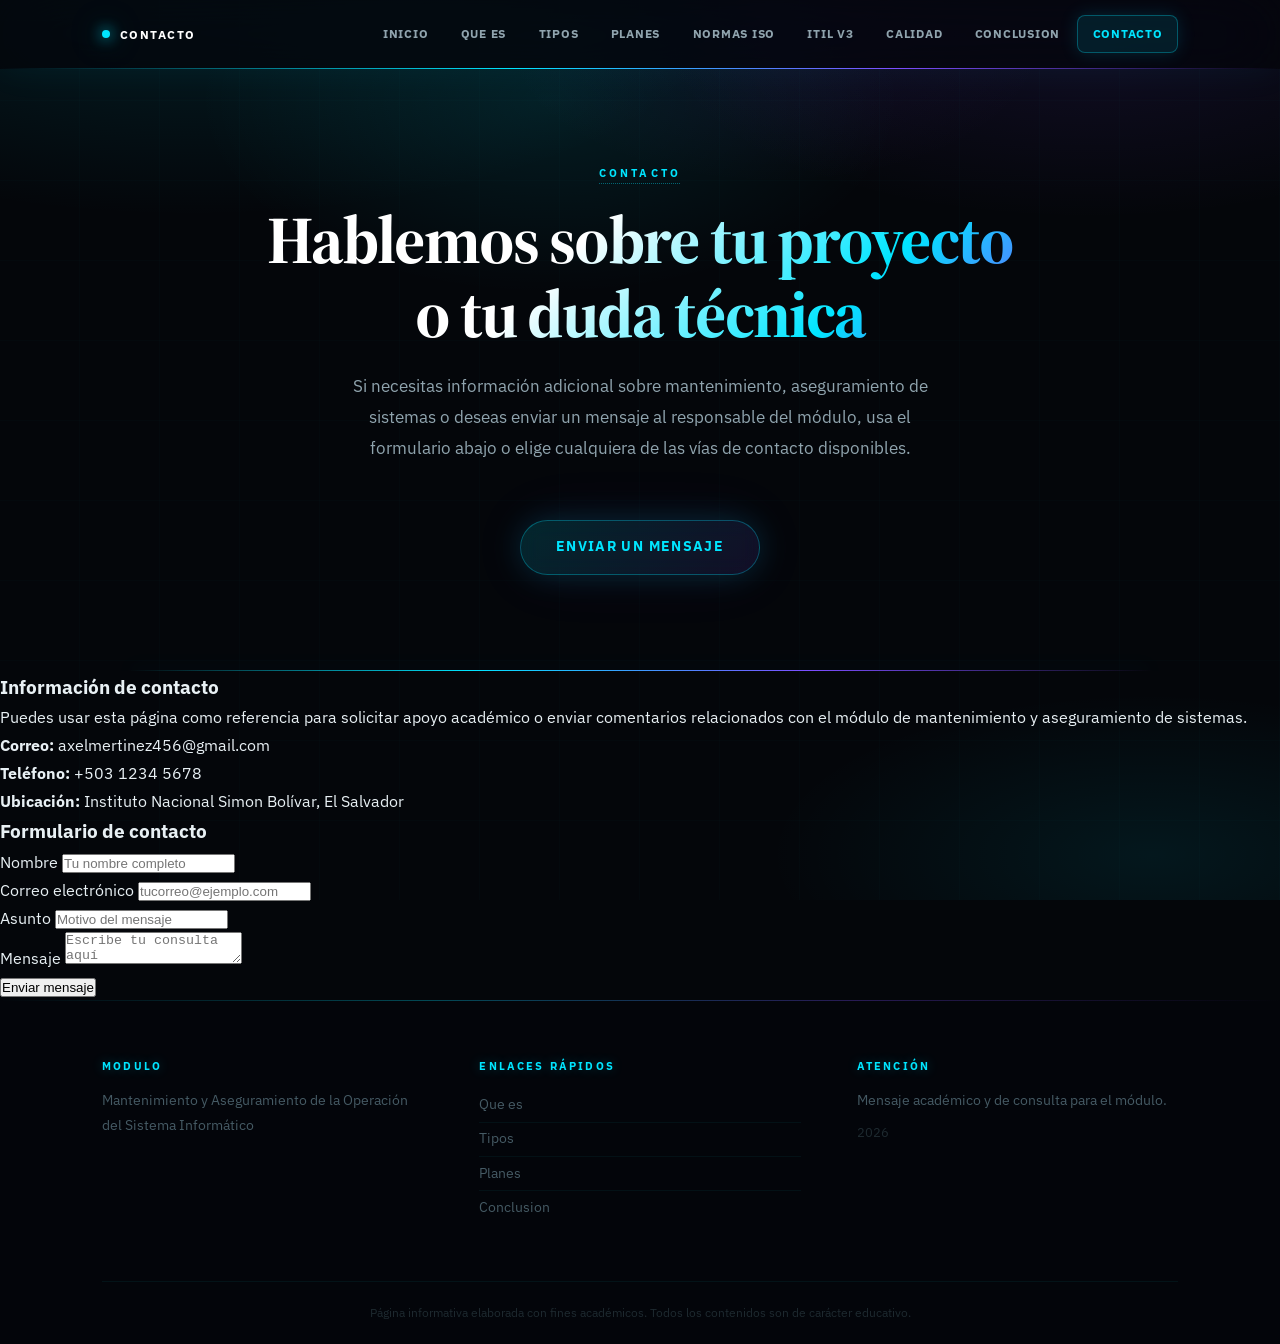
<file: contact.html>
<!DOCTYPE html>
<html lang="es">

<head>
  <meta charset="UTF-8" />
  <meta name="viewport" content="width=device-width, initial-scale=1.0" />
  <title>Contacto - Mantenimiento y Aseguramiento de Sistemas Informáticos</title>
  <link rel="stylesheet" href="style.css" />
  <link href="https://fonts.googleapis.com/css2?family=Source+Serif+4:wght@400;600;700&family=IBM+Plex+Sans:wght@400;500;600&display=swap" rel="stylesheet" />
</head>

<body>
  <header id="inicio">
    <div class="header-inner">
      <div class="logo-area">
        <span class="logo-tag">Módulo Técnico</span>
        <h1 class="site-title">Contacto</h1>
      </div>
      <nav class="main-nav" aria-label="Navegación principal">
        <ul class="nav-list">
          <li><a href="index.html#inicio">Inicio</a></li>
          <li><a href="index.html#que-es">Que es</a></li>
          <li><a href="index.html#tipos">Tipos</a></li>
          <li><a href="index.html#planes">Planes</a></li>
          <li><a href="index.html#normas-iso">Normas ISO</a></li>
          <li><a href="index.html#itil">ITIL v3</a></li>
          <li><a href="index.html#calidad">Calidad</a></li>
          <li><a href="index.html#conclusion">Conclusion</a></li>
          <li><a href="contact.html" class="active">Contacto</a></li>
        </ul>
      </nav>
    </div>
  </header>

  <section class="hero">
    <div class="container">
      <p class="hero-label">Contacto</p>
      <h2 class="hero-title">Hablemos sobre tu proyecto o tu duda técnica</h2>
      <p class="hero-text">
        Si necesitas información adicional sobre mantenimiento, aseguramiento de sistemas o
        deseas enviar un mensaje al responsable del módulo, usa el formulario abajo o
        elige cualquiera de las vías de contacto disponibles.
      </p>
      <a href="#contacto" class="btn-primary">Enviar un mensaje</a>
    </div>
  </section>


      <div class="contact-panel">
        <div class="contact-card">
          <h3>Información de contacto</h3>
          <p>
            Puedes usar esta página como referencia para solicitar apoyo académico o enviar
            comentarios relacionados con el módulo de mantenimiento y aseguramiento de sistemas.
          </p>
          <ul class="contact-list">
            <li>
              <strong>Correo:</strong>
              axelmertinez456@gmail.com
            </li>
            <li>
              <strong>Teléfono:</strong>
              +503 1234 5678
            </li>
            <li>
              <strong>Ubicación:</strong>
              Instituto Nacional Simon Bolívar, El Salvador
            </li>
          </ul>
        </div>

        <div class="contact-form">
          <h3>Formulario de contacto</h3>
          <form action="mailto:axelmertinez456@gmail.com" method="post" enctype="text/plain">
            <div class="form-grid">
              <div class="form-field">
                <label for="nombre">Nombre</label>
                <input type="text" id="nombre" name="nombre" placeholder="Tu nombre completo" required />
              </div>
              <div class="form-field">
                <label for="email">Correo electrónico</label>
                <input type="email" id="email" name="email" placeholder="tucorreo@ejemplo.com" required />
              </div>
              <div class="form-field">
                <label for="asunto">Asunto</label>
                <input type="text" id="asunto" name="asunto" placeholder="Motivo del mensaje" required />
              </div>
              <div class="form-field">
                <label for="mensaje">Mensaje</label>
                <textarea id="mensaje" name="mensaje" placeholder="Escribe tu consulta aquí" required></textarea>
              </div>
            </div>
            <button type="submit">Enviar mensaje</button>
          </form>
        </div>
      </div>
    </div>
  </section>

  <footer class="site-footer">
    <div class="container">
      <div class="footer-grid">
        <div class="footer-col">
          <h4>Modulo</h4>
          <p>Mantenimiento y Aseguramiento de la Operación del Sistema Informático</p>
        </div>
        <div class="footer-col">
          <h4>Enlaces rápidos</h4>
          <ul class="footer-list">
            <li><a href="index.html#que-es">Que es</a></li>
            <li><a href="index.html#tipos">Tipos</a></li>
            <li><a href="index.html#planes">Planes</a></li>
            <li><a href="index.html#conclusion">Conclusion</a></li>
          </ul>
        </div>
        <div class="footer-col">
          <h4>Atención</h4>
          <p>Mensaje académico y de consulta para el módulo.</p>
          <p class="footer-year">2026</p>
        </div>
      </div>
      <div class="footer-bottom">
        <p>Página informativa elaborada con fines académicos. Todos los contenidos son de carácter educativo.</p>
      </div>
    </div>
  </footer>

  <a href="index.html#inicio" class="back-to-top" aria-label="Volver al inicio de la página">
    &#8679;
  </a>
</body>

</html>
</file>
<file: style.css>
/* ============================================================
   style.css — Diseño neón espacial con glassmorphism agresivo
   Paleta: negro profundo, cian eléctrico, violeta, blanco puro
   Tipografía: Source Serif 4 (títulos) + IBM Plex Sans (cuerpo)
   Autor: Módulo Mantenimiento de Sistemas Informáticos
============================================================ */


/* ============================================================
   VARIABLES GLOBALES (DESIGN TOKENS)
============================================================ */
:root {
  /* Fondos */
  --bg-base:     #04060a;
  --bg-surface:  #080c12;

  /* Cian eléctrico */
  --cyan:        #00e5ff;
  --cyan-mid:    #00bcd4;
  --cyan-deep:   #0097a7;
  --cyan-glow:   rgba(0,229,255,0.22);
  --cyan-border: rgba(0,229,255,0.30);

  /* Violeta acento */
  --violet:      #7c4dff;
  --violet-glow: rgba(124,77,255,0.18);

  /* Blanco y grises */
  --white:       #ffffff;
  --grey-100:    #e8f0f4;
  --grey-200:    #90a4ae;
  --grey-400:    #455a64;
  --grey-600:    #1e2a30;

  /* Glassmorphism agresivo */
  --glass-bg:     rgba(0,229,255,0.04);
  --glass-border: rgba(0,229,255,0.15);
  --glass-shadow: 0 8px 48px rgba(0,0,0,0.6),
                  0 0 0 1px rgba(0,229,255,0.06) inset;
  --glass-blur:   blur(28px) saturate(180%);

  /* Tipografía */
  --font-display: 'Source Serif 4', Georgia, serif;
  --font-body:    'IBM Plex Sans', 'Helvetica Neue', sans-serif;

  /* Espaciados */
  --space-xs:  0.4rem;
  --space-sm:  0.75rem;
  --space-md:  1.25rem;
  --space-lg:  2rem;
  --space-xl:  3.5rem;
  --space-2xl: 6rem;

  /* Radios */
  --r-sm:   8px;
  --r-md:   14px;
  --r-lg:   22px;
  --r-xl:   32px;
  --r-pill: 999px;

  /* Transiciones */
  --ease:   cubic-bezier(0.22, 0.68, 0, 1.2);
  --t-fast: 0.18s;
  --t-med:  0.32s;

  --max-w: 1140px;
}


/* ============================================================
   RESET
============================================================ */
*, *::before, *::after { box-sizing: border-box; margin: 0; padding: 0; }
html { scroll-behavior: smooth; -webkit-text-size-adjust: 100%; }
ul, ol { list-style: none; }
img { max-width: 100%; display: block; }
a { text-decoration: none; color: inherit; }
::selection { background: var(--cyan); color: #000; }


/* ============================================================
   BODY — Fondo con rejilla digital + auroras de color
   La rejilla CSS da profundidad de "espacio digital".
   Los gradientes radiales simulan auroras boreales.
============================================================ */
body {
  background-color: var(--bg-base);
  color: var(--grey-100);
  font-family: var(--font-body);
  font-size: 1rem;
  line-height: 1.75;

  background-image:
    /* Aurora cian superior izquierda */
    radial-gradient(ellipse 70% 40% at 15% 0%,   rgba(0,188,212,0.13) 0%, transparent 60%),
    /* Aurora violeta superior derecha */
    radial-gradient(ellipse 60% 35% at 85% 5%,   rgba(124,77,255,0.10) 0%, transparent 55%),
    /* Aurora cian inferior derecha */
    radial-gradient(ellipse 50% 30% at 90% 95%,  rgba(0,229,255,0.08) 0%, transparent 60%),
    /* Rejilla vertical */
    repeating-linear-gradient(
      90deg,
      transparent,
      transparent 79px,
      rgba(0,229,255,0.028) 80px
    ),
    /* Rejilla horizontal */
    repeating-linear-gradient(
      0deg,
      transparent,
      transparent 79px,
      rgba(0,229,255,0.028) 80px
    );

  background-attachment: fixed;
}


/* ============================================================
   CONTENEDOR
============================================================ */
.container {
  width: 100%;
  max-width: var(--max-w);
  margin: 0 auto;
  padding: 0 var(--space-lg);
}


/* ============================================================
   BARRA DE BUSQUEDA FLOTANTE
============================================================ */
.search-trigger {
  position: fixed;
  bottom: 5.5rem;
  right: 1.75rem;
  z-index: 1000;
  width: 50px;
  height: 50px;
  border-radius: var(--r-pill);
  border: 1px solid var(--cyan-border);
  background: rgba(0,229,255,0.07);
  backdrop-filter: var(--glass-blur);
  -webkit-backdrop-filter: var(--glass-blur);
  color: var(--cyan);
  font-size: 1.2rem;
  cursor: none;
  display: flex;
  align-items: center;
  justify-content: center;
  box-shadow: 0 0 20px var(--cyan-glow), var(--glass-shadow);
  transition: transform var(--t-fast) var(--ease), box-shadow var(--t-fast);
}

.search-trigger:hover {
  transform: scale(1.1);
  box-shadow: 0 0 40px rgba(0,229,255,0.35), var(--glass-shadow);
}

.search-panel {
  position: fixed;
  top: 50%;
  left: 50%;
  transform: translate(-50%, -54%) scale(0.95);
  z-index: 2000;
  width: min(540px, 92vw);
  background: rgba(4,6,10,0.88);
  backdrop-filter: blur(48px) saturate(200%);
  -webkit-backdrop-filter: blur(48px) saturate(200%);
  border: 1px solid var(--glass-border);
  border-radius: var(--r-xl);
  box-shadow:
    0 40px 100px rgba(0,0,0,0.7),
    0 0 0 1px rgba(0,229,255,0.06) inset,
    0 0 80px rgba(0,229,255,0.08);
  padding: 1.75rem;
  opacity: 0;
  pointer-events: none;
  transition: opacity var(--t-med) var(--ease), transform var(--t-med) var(--ease);
}

.search-panel.open {
  opacity: 1;
  pointer-events: all;
  transform: translate(-50%, -50%) scale(1);
}

.search-panel input[type="text"] {
  width: 100%;
  background: rgba(0,229,255,0.05);
  border: 1px solid var(--cyan-border);
  border-radius: var(--r-md);
  padding: 0.9rem 1.2rem;
  font-family: var(--font-body);
  font-size: 1rem;
  color: var(--white);
  outline: none;
  caret-color: var(--cyan);
  transition: border-color var(--t-fast), box-shadow var(--t-fast);
}

.search-panel input[type="text"]::placeholder { color: var(--grey-400); }

.search-panel input[type="text"]:focus {
  border-color: var(--cyan);
  box-shadow: 0 0 0 3px rgba(0,229,255,0.14), 0 0 24px rgba(0,229,255,0.08);
}

.search-label {
  font-size: 0.68rem;
  letter-spacing: 0.16em;
  text-transform: uppercase;
  color: var(--cyan-deep);
  font-weight: 700;
  margin-bottom: 0.75rem;
  display: block;
}

.search-results {
  margin-top: 0.85rem;
  display: flex;
  flex-direction: column;
  gap: 0.3rem;
  max-height: 260px;
  overflow-y: auto;
}

.search-result-item {
  padding: 0.65rem 1rem;
  border-radius: var(--r-sm);
  font-size: 0.9rem;
  color: var(--grey-200);
  cursor: none;
  border: 1px solid transparent;
  transition: background var(--t-fast), border-color var(--t-fast), color var(--t-fast);
}

.search-result-item:hover {
  background: rgba(0,229,255,0.08);
  border-color: var(--cyan-border);
  color: var(--cyan);
}

.search-close {
  position: absolute;
  top: 1rem;
  right: 1rem;
  background: none;
  border: none;
  color: var(--grey-400);
  font-size: 1.1rem;
  cursor: none;
  transition: color var(--t-fast);
  line-height: 1;
}

.search-close:hover { color: var(--white); }

.search-overlay {
  position: fixed;
  inset: 0;
  z-index: 1999;
  background: rgba(0,0,0,0.65);
  backdrop-filter: blur(4px);
  opacity: 0;
  pointer-events: none;
  transition: opacity var(--t-med);
}

.search-overlay.open { opacity: 1; pointer-events: all; }


/* ============================================================
   HEADER — Barra con borde inferior neon degradado
============================================================ */
header {
  position: fixed;
  top: 0; left: 0; right: 0;
  z-index: 900;
  background: rgba(4,6,10,0.80);
  backdrop-filter: blur(32px) saturate(200%);
  -webkit-backdrop-filter: blur(32px) saturate(200%);
  /* Borde inferior con gradiente neon cian a violeta */
  border-bottom: 1px solid transparent;
  border-image: linear-gradient(90deg, transparent 0%, var(--cyan) 40%, var(--violet) 70%, transparent 100%) 1;
  box-shadow: 0 0 40px rgba(0,229,255,0.06);
  transition: background var(--t-med);
}

.header-inner {
  max-width: var(--max-w);
  margin: 0 auto;
  padding: 0 var(--space-lg);
  height: 68px;
  display: flex;
  align-items: center;
  justify-content: space-between;
  gap: var(--space-lg);
}

/* Logo: punto pulsante + wordmark en mayusculas */
.logo-area {
  display: flex;
  align-items: center;
  gap: 10px;
}

.logo-area::before {
  content: '';
  width: 8px;
  height: 8px;
  border-radius: 50%;
  background: var(--cyan);
  box-shadow: 0 0 14px var(--cyan), 0 0 30px rgba(0,229,255,0.5);
  flex-shrink: 0;
  animation: pulseGlow 2s ease-in-out infinite;
}

@keyframes pulseGlow {
  0%, 100% { box-shadow: 0 0 14px var(--cyan), 0 0 30px rgba(0,229,255,0.5); }
  50%       { box-shadow: 0 0 24px var(--cyan), 0 0 55px rgba(0,229,255,0.7); }
}

.logo-tag { display: none; }

.site-title {
  font-family: var(--font-body);
  font-size: 0.78rem;
  font-weight: 700;
  color: var(--white);
  letter-spacing: 0.12em;
  text-transform: uppercase;
  line-height: 1;
  white-space: nowrap;
}


/* ============================================================
   MENU DE NAVEGACION
============================================================ */
.nav-list {
  display: flex;
  align-items: center;
  gap: 0.1rem;
}

.nav-list > li { position: relative; }

.nav-list > li > a {
  display: block;
  padding: 0.45rem 0.9rem;
  font-size: 0.78rem;
  font-weight: 700;
  color: var(--grey-200);
  border-radius: var(--r-sm);
  border: 1px solid transparent;
  letter-spacing: 0.06em;
  text-transform: uppercase;
  white-space: nowrap;
  transition: color var(--t-fast), background var(--t-fast),
              border-color var(--t-fast), box-shadow var(--t-fast);
}

.nav-list > li > a:hover {
  color: var(--cyan);
  background: rgba(0,229,255,0.07);
  border-color: var(--cyan-border);
  box-shadow: 0 0 14px rgba(0,229,255,0.12);
}

.nav-list > li > a.active {
  color: var(--cyan);
  background: rgba(0,229,255,0.10);
  border-color: var(--cyan-border);
  box-shadow: 0 0 18px rgba(0,229,255,0.15);
}


/* ============================================================
   SUBMENU DESPLEGABLE
============================================================ */
.has-dropdown { position: relative; }

.dropdown {
  position: absolute;
  top: calc(100% + 10px);
  left: 50%;
  transform: translateX(-50%) translateY(-8px);
  min-width: 160px;
  background: rgba(4,6,10,0.94);
  backdrop-filter: blur(36px) saturate(180%);
  -webkit-backdrop-filter: blur(36px) saturate(180%);
  border: 1px solid var(--glass-border);
  border-radius: var(--r-md);
  box-shadow: 0 20px 60px rgba(0,0,0,0.6), 0 0 30px rgba(0,229,255,0.06);
  padding: 0.5rem;
  opacity: 0;
  pointer-events: none;
  transition: opacity var(--t-fast) var(--ease), transform var(--t-fast) var(--ease);
}

.has-dropdown:hover .dropdown {
  opacity: 1;
  pointer-events: all;
  transform: translateX(-50%) translateY(0);
}

.dropdown li a {
  display: block;
  padding: 0.55rem 1rem;
  font-size: 0.78rem;
  font-weight: 700;
  color: var(--grey-200);
  border-radius: var(--r-sm);
  letter-spacing: 0.06em;
  text-transform: uppercase;
  transition: background var(--t-fast), color var(--t-fast);
}

.dropdown li a:hover {
  background: rgba(0,229,255,0.10);
  color: var(--cyan);
}


/* ============================================================
   HERO — Portada con titulo gigante y gradiente de texto
============================================================ */
.hero {
  padding: calc(68px + var(--space-2xl)) var(--space-lg) var(--space-2xl);
  text-align: center;
  position: relative;
  overflow: hidden;
}

/* Aurora principal detras del contenido */
.hero::before {
  content: '';
  position: absolute;
  top: -30%;
  left: 50%;
  transform: translateX(-50%);
  width: 900px;
  height: 600px;
  background:
    radial-gradient(ellipse 60% 50% at 40% 50%, rgba(0,229,255,0.10) 0%, transparent 65%),
    radial-gradient(ellipse 50% 40% at 65% 40%, rgba(124,77,255,0.08) 0%, transparent 60%);
  pointer-events: none;
  z-index: 0;
}

/* Linea brillante horizontal al pie del hero */
.hero::after {
  content: '';
  position: absolute;
  bottom: 0;
  left: 10%;
  right: 10%;
  height: 1px;
  background: linear-gradient(90deg, transparent, var(--cyan), var(--violet), transparent);
  box-shadow: 0 0 20px rgba(0,229,255,0.3);
}

.hero .container { position: relative; z-index: 1; }

.hero-label {
  font-size: 0.68rem;
  letter-spacing: 0.28em;
  text-transform: uppercase;
  color: var(--cyan);
  font-weight: 700;
  margin-bottom: var(--space-md);
  animation: fadeUp 0.7s var(--ease) both;
  text-decoration: underline;
  text-decoration-style: dotted;
  text-decoration-color: rgba(0,229,255,0.4);
  text-underline-offset: 6px;
}

/* Titulo con gradiente blanco → cian → violeta */
.hero-title {
  font-family: var(--font-display);
  font-size: clamp(2.4rem, 6vw, 4.2rem);
  font-weight: 700;
  letter-spacing: -0.03em;
  line-height: 1.1;
  margin-bottom: var(--space-md);
  max-width: 780px;
  margin-left: auto;
  margin-right: auto;
  animation: fadeUp 0.7s 0.1s var(--ease) both;
  background: linear-gradient(135deg, #ffffff 40%, #00e5ff 75%, #7c4dff 100%);
  -webkit-background-clip: text;
  -webkit-text-fill-color: transparent;
  background-clip: text;
}

.hero-text {
  font-size: 1.05rem;
  color: var(--grey-200);
  max-width: 580px;
  margin: 0 auto var(--space-xl);
  line-height: 1.85;
  animation: fadeUp 0.7s 0.2s var(--ease) both;
}

/* Boton principal con degradado y glow doble */
.btn-primary {
  display: inline-flex;
  align-items: center;
  gap: 0.5rem;
  padding: 0.9rem 2.2rem;
  background: linear-gradient(135deg, rgba(0,229,255,0.15), rgba(124,77,255,0.12));
  border: 1px solid var(--cyan-border);
  border-radius: var(--r-pill);
  color: var(--cyan);
  font-family: var(--font-body);
  font-size: 0.85rem;
  font-weight: 700;
  letter-spacing: 0.1em;
  text-transform: uppercase;
  backdrop-filter: blur(12px);
  box-shadow: 0 0 30px rgba(0,229,255,0.15), 0 0 60px rgba(124,77,255,0.08);
  transition: background var(--t-fast), box-shadow var(--t-fast), transform var(--t-fast) var(--ease);
  animation: fadeUp 0.7s 0.3s var(--ease) both;
}

.btn-primary:hover {
  background: linear-gradient(135deg, rgba(0,229,255,0.25), rgba(124,77,255,0.20));
  box-shadow: 0 0 50px rgba(0,229,255,0.28), 0 0 80px rgba(124,77,255,0.15);
  transform: translateY(-3px) scale(1.02);
}


/* ============================================================
   SECCIONES GENERALES
============================================================ */
.section-block {
  padding: var(--space-2xl) 0;
  border-top: 1px solid rgba(0,229,255,0.06);
}

.alt-bg {
  background: rgba(0,229,255,0.02);
  position: relative;
}

.alt-bg::before {
  content: '';
  position: absolute;
  top: 0;
  left: 8%;
  right: 8%;
  height: 1px;
  background: linear-gradient(90deg, transparent, var(--cyan-border), rgba(124,77,255,0.2), transparent);
  box-shadow: 0 0 12px rgba(0,229,255,0.15);
}


/* ============================================================
   ENCABEZADO DE SECCION
============================================================ */
.section-header {
  margin-bottom: var(--space-xl);
  text-align: center;
}

.section-tag {
  display: inline-block;
  font-size: 0.65rem;
  letter-spacing: 0.22em;
  text-transform: uppercase;
  color: var(--cyan);
  font-weight: 700;
  border: 1px solid var(--cyan-border);
  padding: 0.28rem 1rem;
  border-radius: var(--r-pill);
  margin-bottom: var(--space-sm);
  background: rgba(0,229,255,0.06);
  box-shadow: 0 0 16px rgba(0,229,255,0.10);
}

/* H2 con gradiente blanco a cian */
.section-header h2 {
  font-family: var(--font-display);
  font-size: clamp(1.8rem, 4vw, 2.8rem);
  font-weight: 700;
  letter-spacing: -0.03em;
  line-height: 1.15;
  margin-bottom: var(--space-sm);
  background: linear-gradient(120deg, var(--white) 50%, var(--cyan) 100%);
  -webkit-background-clip: text;
  -webkit-text-fill-color: transparent;
  background-clip: text;
}

.section-intro {
  font-size: 1rem;
  color: var(--grey-200);
  max-width: 620px;
  margin: 0 auto;
  line-height: 1.85;
}


/* ============================================================
   GRILLA DE DOS COLUMNAS
============================================================ */
.content-grid { display: grid; gap: var(--space-xl); }
.two-col { grid-template-columns: 1fr 1fr; align-items: start; }

.text-block p {
  color: var(--grey-200);
  margin-bottom: var(--space-md);
  font-size: 0.97rem;
  line-height: 1.9;
}
.text-block p:last-child { margin-bottom: 0; }


/* ============================================================
   CUADRO DESTACADO — Borde izquierdo con gradiente cian/violeta
============================================================ */
.highlight-box {
  background: var(--glass-bg);
  border: 1px solid var(--glass-border);
  border-radius: var(--r-lg);
  padding: var(--space-lg);
  backdrop-filter: var(--glass-blur);
  -webkit-backdrop-filter: var(--glass-blur);
  box-shadow: var(--glass-shadow), 0 0 40px rgba(0,229,255,0.05);
  position: relative;
  overflow: hidden;
}

.highlight-box::before {
  content: '';
  position: absolute;
  left: 0;
  top: 10%;
  bottom: 10%;
  width: 2px;
  background: linear-gradient(180deg, transparent, var(--cyan), var(--violet), transparent);
  box-shadow: 0 0 12px var(--cyan);
  border-radius: 1px;
}

.highlight-box::after {
  content: '';
  position: absolute;
  top: -40px;
  right: -40px;
  width: 120px;
  height: 120px;
  background: radial-gradient(circle, rgba(0,229,255,0.08) 0%, transparent 70%);
  pointer-events: none;
}

.highlight-box h3 {
  font-family: var(--font-display);
  font-size: 1.1rem;
  color: var(--white);
  margin-bottom: var(--space-md);
  font-weight: 700;
}

.icon-list li {
  padding: 0.55rem 0;
  border-bottom: 1px solid rgba(0,229,255,0.07);
  font-size: 0.88rem;
  color: var(--grey-200);
  padding-left: 1.3rem;
  position: relative;
}

.icon-list li:last-child { border-bottom: none; }

.icon-list li::before {
  content: '';
  position: absolute;
  left: 0;
  top: 50%;
  transform: translateY(-50%);
  width: 5px;
  height: 5px;
  border-radius: 50%;
  background: var(--cyan);
  box-shadow: 0 0 8px var(--cyan);
}


/* ============================================================
   TARJETAS DE INFORMACION
============================================================ */
.cards-row {
  display: grid;
  grid-template-columns: repeat(3, 1fr);
  gap: var(--space-md);
}

.info-card {
  background: var(--glass-bg);
  border: 1px solid var(--glass-border);
  border-radius: var(--r-lg);
  padding: var(--space-lg);
  backdrop-filter: var(--glass-blur);
  -webkit-backdrop-filter: var(--glass-blur);
  box-shadow: var(--glass-shadow);
  position: relative;
  overflow: hidden;
  transition: transform var(--t-med) var(--ease),
              border-color var(--t-med),
              box-shadow var(--t-med);
}

/* Brillo esquina superior derecha */
.info-card::before {
  content: '';
  position: absolute;
  top: 0; right: 0;
  width: 80px; height: 80px;
  background: radial-gradient(circle at top right, rgba(0,229,255,0.12) 0%, transparent 70%);
  transition: opacity var(--t-med);
}

/* Linea inferior de acento al hover */
.info-card::after {
  content: '';
  position: absolute;
  bottom: 0;
  left: 15%; right: 15%;
  height: 1px;
  background: linear-gradient(90deg, transparent, var(--cyan-border), transparent);
  opacity: 0;
  transition: opacity var(--t-med);
}

.info-card:hover {
  transform: translateY(-6px);
  border-color: var(--cyan-border);
  box-shadow: var(--glass-shadow),
              0 16px 50px rgba(0,229,255,0.12),
              0 0 0 1px rgba(0,229,255,0.08) inset;
}

.info-card:hover::after { opacity: 1; }

.card-label {
  font-size: 0.62rem;
  letter-spacing: 0.24em;
  text-transform: uppercase;
  color: var(--cyan);
  font-weight: 700;
  margin-bottom: var(--space-sm);
}

.info-card h3 {
  font-family: var(--font-display);
  font-size: 1.2rem;
  font-weight: 700;
  color: var(--white);
  margin-bottom: var(--space-sm);
}

.info-card p {
  font-size: 0.88rem;
  color: var(--grey-200);
  line-height: 1.8;
  margin-bottom: var(--space-md);
}

.card-link {
  font-size: 0.75rem;
  color: var(--cyan);
  font-weight: 700;
  letter-spacing: 0.08em;
  text-transform: uppercase;
  border-bottom: 1px solid rgba(0,229,255,0.35);
  padding-bottom: 1px;
  transition: border-color var(--t-fast), color var(--t-fast);
}

.card-link:hover {
  color: var(--white);
  border-color: var(--white);
}


/* ============================================================
   CHECKLIST
============================================================ */
.checklist-box {
  background: var(--glass-bg);
  border: 1px solid var(--glass-border);
  border-radius: var(--r-lg);
  padding: var(--space-lg);
  backdrop-filter: var(--glass-blur);
  -webkit-backdrop-filter: var(--glass-blur);
  box-shadow: var(--glass-shadow);
}

.checklist-box h3 {
  font-family: var(--font-display);
  font-size: 1.1rem;
  color: var(--white);
  margin-bottom: var(--space-md);
  font-weight: 700;
}

.checklist li {
  display: flex;
  align-items: flex-start;
  gap: 0.7rem;
  padding: 0.6rem 0;
  border-bottom: 1px solid rgba(0,229,255,0.06);
  font-size: 0.88rem;
  color: var(--grey-200);
}

.checklist li:last-child { border-bottom: none; }

.check-mark {
  color: var(--cyan);
  font-size: 0.85rem;
  flex-shrink: 0;
  margin-top: 2px;
  text-shadow: 0 0 8px var(--cyan);
}


/* ============================================================
   TABLA DE DATOS
============================================================ */
.table-wrapper { margin-top: var(--space-xl); overflow-x: auto; }

.table-wrapper h3 {
  font-family: var(--font-display);
  font-size: 1.15rem;
  color: var(--white);
  margin-bottom: var(--space-md);
  font-weight: 700;
}

.data-table {
  width: 100%;
  border-collapse: collapse;
  font-size: 0.88rem;
}

.data-table thead th {
  text-align: left;
  padding: 1rem 1.2rem;
  background: rgba(0,229,255,0.08);
  color: var(--cyan);
  font-weight: 700;
  font-size: 0.72rem;
  letter-spacing: 0.14em;
  text-transform: uppercase;
  border-bottom: 1px solid var(--cyan-border);
}

.data-table tbody td {
  padding: 0.9rem 1.2rem;
  color: var(--grey-200);
  border-bottom: 1px solid rgba(0,229,255,0.05);
  vertical-align: middle;
}

.data-table tbody tr { transition: background var(--t-fast); }
.data-table tbody tr:hover { background: rgba(0,229,255,0.04); }
.data-table tbody tr:last-child td { border-bottom: none; }


/* ============================================================
   PASOS DEL PROCESO CORRECTIVO
============================================================ */
.steps-grid {
  display: grid;
  grid-template-columns: repeat(2, 1fr);
  gap: var(--space-md);
  margin-top: var(--space-lg);
}

.step-card {
  background: var(--glass-bg);
  border: 1px solid var(--glass-border);
  border-radius: var(--r-lg);
  padding: var(--space-lg);
  backdrop-filter: var(--glass-blur);
  -webkit-backdrop-filter: var(--glass-blur);
  box-shadow: var(--glass-shadow);
  position: relative;
  overflow: hidden;
  transition: transform var(--t-med) var(--ease), border-color var(--t-med), box-shadow var(--t-med);
}

.step-card:hover {
  transform: translateY(-4px);
  border-color: var(--cyan-border);
  box-shadow: var(--glass-shadow), 0 12px 40px rgba(0,229,255,0.10);
}

/* Numero de fondo con gradiente visible */
.step-number {
  font-family: var(--font-display);
  font-size: 5rem;
  font-weight: 700;
  background: linear-gradient(135deg, rgba(0,229,255,0.10), rgba(124,77,255,0.06));
  -webkit-background-clip: text;
  -webkit-text-fill-color: transparent;
  background-clip: text;
  position: absolute;
  top: -16px; right: 14px;
  line-height: 1;
  user-select: none;
  pointer-events: none;
}

.step-card h3 {
  font-family: var(--font-display);
  font-size: 1.1rem;
  font-weight: 700;
  color: var(--white);
  margin-bottom: var(--space-sm);
  position: relative; z-index: 1;
}

.step-card p {
  font-size: 0.9rem;
  color: var(--grey-200);
  line-height: 1.85;
  position: relative; z-index: 1;
}


/* ============================================================
   CONCEPTOS RTO / RPO
============================================================ */
.concept-row {
  display: grid;
  grid-template-columns: 1fr 1fr;
  gap: var(--space-md);
  margin-top: var(--space-xl);
}

.concept-card {
  background: rgba(0,229,255,0.04);
  border: 1px solid var(--cyan-border);
  border-radius: var(--r-lg);
  padding: var(--space-lg);
  position: relative;
  overflow: hidden;
  transition: background var(--t-fast), box-shadow var(--t-fast);
}

.concept-card::before {
  content: '';
  position: absolute;
  top: -60px; left: -60px;
  width: 160px; height: 160px;
  background: radial-gradient(circle, rgba(0,229,255,0.08) 0%, transparent 70%);
  pointer-events: none;
}

.concept-card:hover {
  background: rgba(0,229,255,0.08);
  box-shadow: 0 0 40px rgba(0,229,255,0.08);
}

/* Sigla con gradiente cian a violeta */
.concept-title {
  font-family: var(--font-display);
  font-size: 2.2rem;
  font-weight: 700;
  background: linear-gradient(135deg, var(--cyan), var(--violet));
  -webkit-background-clip: text;
  -webkit-text-fill-color: transparent;
  background-clip: text;
  letter-spacing: -0.02em;
  margin-bottom: 0.25rem;
}

.concept-full {
  font-size: 0.72rem;
  letter-spacing: 0.1em;
  color: var(--grey-400);
  text-transform: uppercase;
  font-weight: 700;
  margin-bottom: var(--space-sm);
}

.concept-card p:last-child {
  font-size: 0.9rem;
  color: var(--grey-200);
  line-height: 1.85;
}


/* ============================================================
   NORMAS ISO
============================================================ */
.iso-grid {
  display: grid;
  grid-template-columns: repeat(2, 1fr);
  gap: var(--space-md);
}

.iso-card {
  background: var(--glass-bg);
  border: 1px solid var(--glass-border);
  border-radius: var(--r-lg);
  padding: var(--space-lg);
  backdrop-filter: var(--glass-blur);
  -webkit-backdrop-filter: var(--glass-blur);
  box-shadow: var(--glass-shadow);
  position: relative;
  overflow: hidden;
  transition: transform var(--t-med) var(--ease),
              border-color var(--t-med),
              box-shadow var(--t-med);
}

/* Linea superior que aparece en hover — gradiente cian a violeta */
.iso-card::after {
  content: '';
  position: absolute;
  top: 0; left: 0; right: 0;
  height: 2px;
  background: linear-gradient(90deg, var(--cyan), var(--violet));
  opacity: 0;
  transition: opacity var(--t-med);
}

.iso-card:hover {
  transform: translateY(-5px);
  border-color: var(--cyan-border);
  box-shadow: var(--glass-shadow), 0 14px 45px rgba(0,229,255,0.12);
}

.iso-card:hover::after { opacity: 1; }

.iso-code {
  font-family: var(--font-body);
  font-size: 0.68rem;
  font-weight: 700;
  letter-spacing: 0.18em;
  text-transform: uppercase;
  color: var(--cyan);
  background: rgba(0,229,255,0.08);
  border: 1px solid rgba(0,229,255,0.22);
  border-radius: var(--r-pill);
  padding: 0.22rem 0.8rem;
  display: inline-block;
  margin-bottom: var(--space-sm);
  box-shadow: 0 0 12px rgba(0,229,255,0.10);
}

.iso-card h3 {
  font-family: var(--font-display);
  font-size: 1.08rem;
  font-weight: 700;
  color: var(--white);
  margin-bottom: var(--space-sm);
}

.iso-card p {
  font-size: 0.88rem;
  color: var(--grey-200);
  line-height: 1.85;
}


/* ============================================================
   LISTA NUMERADA ITIL
============================================================ */
.numbered-list {
  list-style: none;
  counter-reset: step-counter;
}

.numbered-list li {
  counter-increment: step-counter;
  display: flex;
  gap: var(--space-sm);
  padding: 0.7rem 0;
  border-bottom: 1px solid rgba(0,229,255,0.07);
  font-size: 0.88rem;
  color: var(--grey-200);
  line-height: 1.65;
}

.numbered-list li:last-child { border-bottom: none; }

.numbered-list li::before {
  content: counter(step-counter, decimal-leading-zero);
  font-family: var(--font-display);
  font-size: 0.8rem;
  font-weight: 700;
  color: var(--cyan);
  text-shadow: 0 0 10px rgba(0,229,255,0.6);
  flex-shrink: 0;
  margin-top: 2px;
  min-width: 24px;
}

.numbered-list li strong { color: var(--white); }


/* ============================================================
   CONCLUSION
============================================================ */
.conclusion-section {
  background: linear-gradient(180deg,
    transparent 0%,
    rgba(0,229,255,0.03) 60%,
    rgba(124,77,255,0.03) 100%);
}

.conclusion-content {
  max-width: 760px;
  margin: 0 auto;
}

.conclusion-content p {
  font-size: 1rem;
  color: var(--grey-200);
  line-height: 1.95;
  margin-bottom: var(--space-md);
}

/* Cita final con borde cian y fondo degradado */
.final-quote {
  margin-top: var(--space-xl);
  padding: var(--space-lg) var(--space-xl);
  border-left: 2px solid var(--cyan);
  background: linear-gradient(135deg, rgba(0,229,255,0.05), rgba(124,77,255,0.04));
  border-radius: 0 var(--r-md) var(--r-md) 0;
  font-family: var(--font-display);
  font-size: 1.15rem;
  font-style: italic;
  color: var(--white);
  line-height: 1.75;
  position: relative;
  box-shadow: 0 0 40px rgba(0,229,255,0.06);
}

.final-quote::before {
  content: '\201C';
  font-size: 5rem;
  line-height: 0;
  position: absolute;
  top: 1.8rem; left: 1.2rem;
  background: linear-gradient(135deg, var(--cyan), var(--violet));
  -webkit-background-clip: text;
  -webkit-text-fill-color: transparent;
  background-clip: text;
  font-family: var(--font-display);
  opacity: 0.4;
}


/* ============================================================
   FOOTER
============================================================ */
.site-footer {
  background: rgba(4,6,10,0.95);
  border-top: 1px solid transparent;
  border-image: linear-gradient(90deg, transparent, var(--cyan-border), rgba(124,77,255,0.3), transparent) 1;
  padding: var(--space-xl) 0 var(--space-md);
}

.footer-grid {
  display: grid;
  grid-template-columns: repeat(3, 1fr);
  gap: var(--space-xl);
  margin-bottom: var(--space-xl);
}

.footer-col h4 {
  font-size: 0.68rem;
  letter-spacing: 0.2em;
  text-transform: uppercase;
  color: var(--cyan);
  font-weight: 700;
  margin-bottom: var(--space-sm);
  text-shadow: 0 0 12px rgba(0,229,255,0.3);
}

.footer-col p {
  font-size: 0.88rem;
  color: var(--grey-400);
  line-height: 1.8;
}

.footer-year {
  margin-top: 0.5rem;
  color: var(--grey-600) !important;
  font-size: 0.8rem !important;
}

.footer-list li {
  font-size: 0.85rem;
  color: var(--grey-400);
  padding: 0.3rem 0;
  border-bottom: 1px solid rgba(0,229,255,0.05);
}

.footer-list li:last-child { border-bottom: none; }

.footer-bottom {
  border-top: 1px solid rgba(0,229,255,0.06);
  padding-top: var(--space-md);
  text-align: center;
}

.footer-bottom p {
  font-size: 0.78rem;
  color: var(--grey-600);
}


/* ============================================================
   BOTON VOLVER ARRIBA
============================================================ */
.back-to-top {
  position: fixed;
  bottom: 1.75rem;
  right: 1.75rem;
  z-index: 999;
  width: 50px;
  height: 50px;
  border-radius: var(--r-pill);
  background: rgba(0,229,255,0.07);
  border: 1px solid var(--cyan-border);
  backdrop-filter: var(--glass-blur);
  -webkit-backdrop-filter: var(--glass-blur);
  box-shadow: 0 0 20px rgba(0,229,255,0.12), var(--glass-shadow);
  color: var(--cyan);
  font-size: 1.4rem;
  display: flex;
  align-items: center;
  justify-content: center;
  opacity: 0;
  pointer-events: none;
  transform: translateY(10px);
  transition: opacity var(--t-med) var(--ease),
              transform var(--t-med) var(--ease),
              box-shadow var(--t-fast);
}

.back-to-top.visible {
  opacity: 1;
  pointer-events: all;
  transform: translateY(0);
}

.back-to-top:hover {
  box-shadow: 0 0 40px rgba(0,229,255,0.28), var(--glass-shadow);
}


/* ============================================================
   ANIMACIONES
============================================================ */
@keyframes fadeUp {
  from { opacity: 0; transform: translateY(22px); }
  to   { opacity: 1; transform: translateY(0); }
}

@keyframes pulse {
  0%, 100% { box-shadow: 0 0 28px rgba(0,229,255,0.15); }
  50%       { box-shadow: 0 0 55px rgba(0,229,255,0.30),
                          0 0 80px rgba(124,77,255,0.12); }
}

.btn-primary {
  animation: fadeUp 0.7s 0.3s var(--ease) both,
             pulse 3.5s 1s ease-in-out infinite;
}


/* ============================================================
   RESPONSIVIDAD
============================================================ */
@media (max-width: 900px) {
  .main-nav { display: none; }
  .two-col, .concept-row, .iso-grid, .steps-grid { grid-template-columns: 1fr; }
  .cards-row { grid-template-columns: repeat(2, 1fr); }
  .footer-grid { grid-template-columns: repeat(2, 1fr); }
}

@media (max-width: 600px) {
  .container { padding: 0 var(--space-md); }
  .cards-row { grid-template-columns: 1fr; }
  .footer-grid { grid-template-columns: 1fr; }
  .final-quote { padding: var(--space-md) var(--space-lg); }
  .section-block { padding: var(--space-xl) 0; }
  .hero { padding-bottom: var(--space-xl); }
}
</file>
